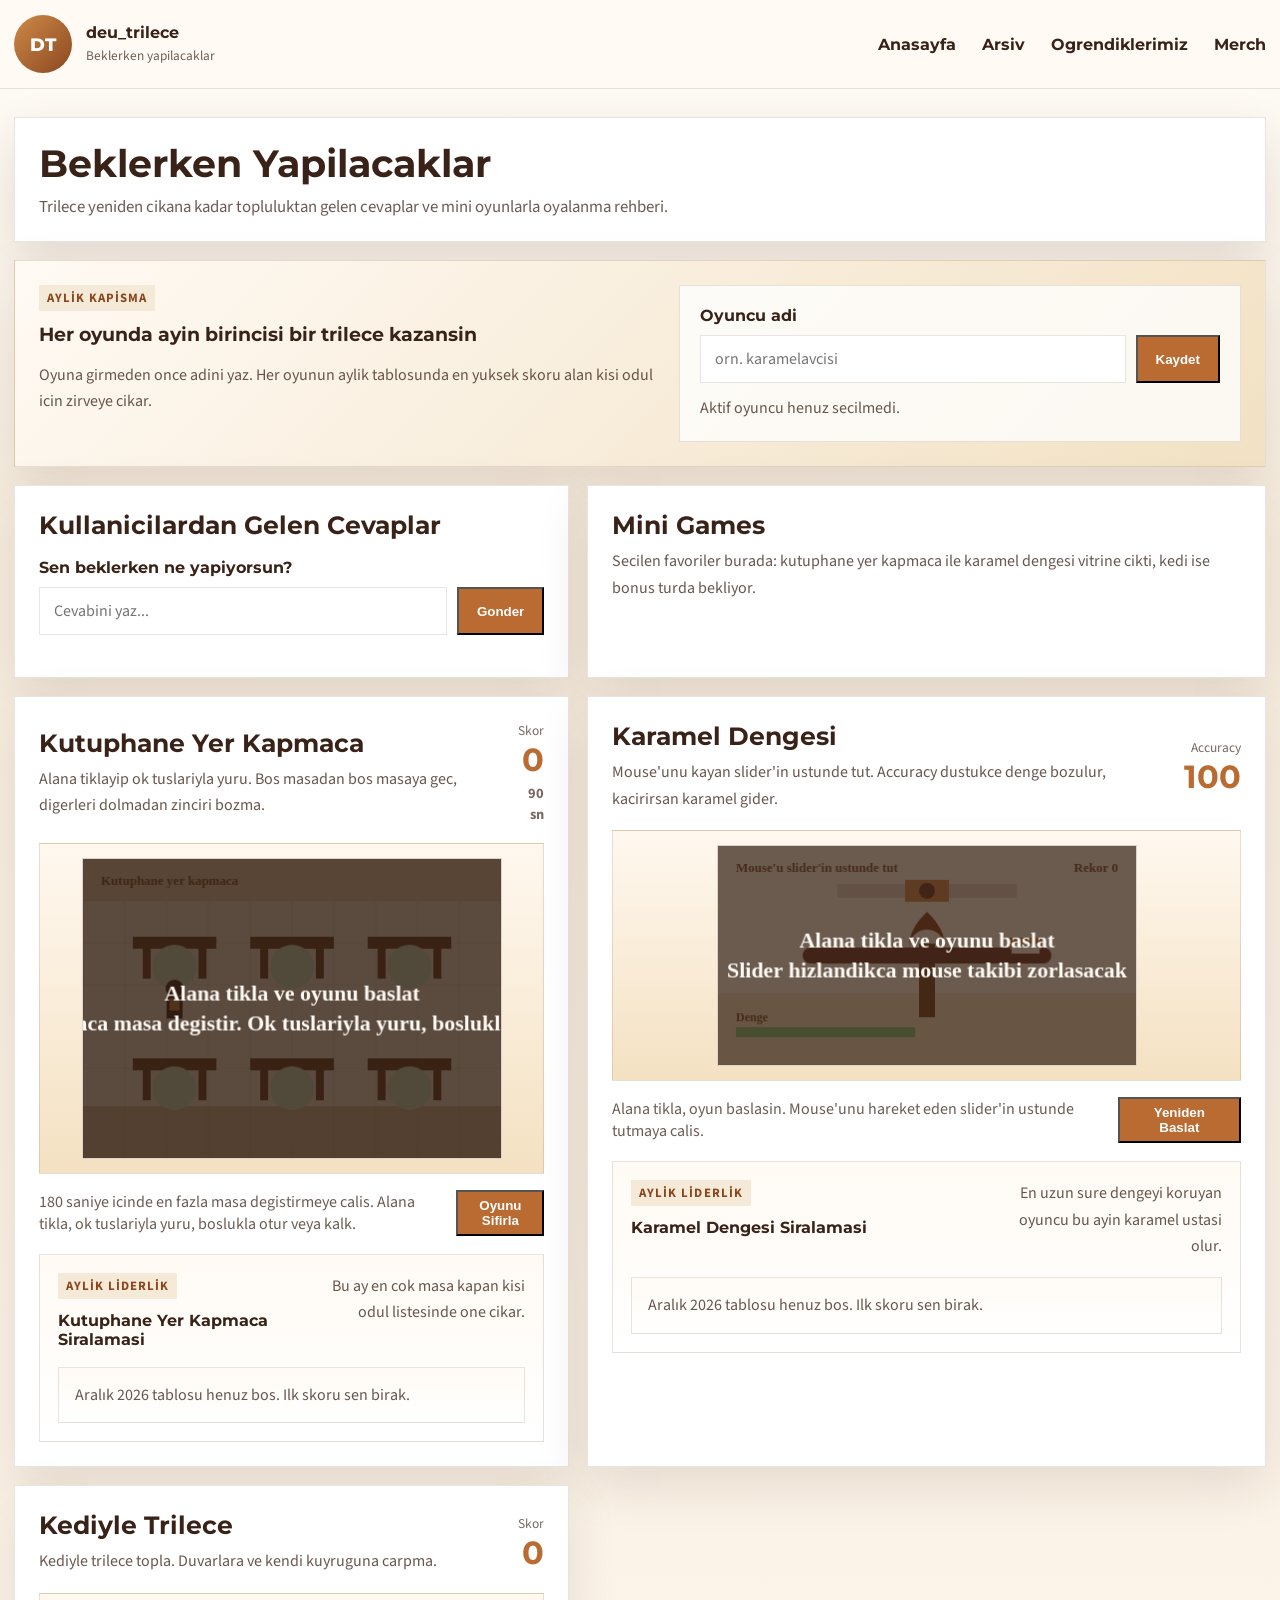
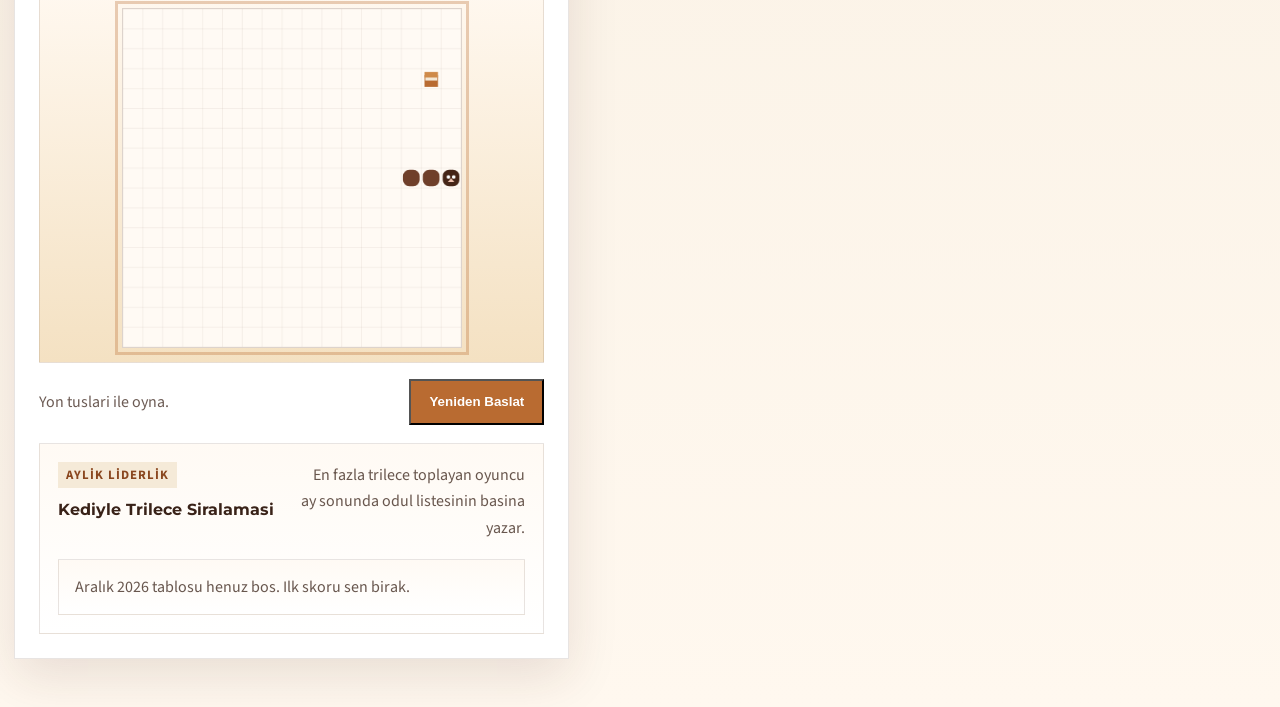
<file: beklerken-yapilacaklar.html>
<!DOCTYPE html>
<html lang="tr">
<head>
  <meta charset="UTF-8">
  <meta name="viewport" content="width=device-width, initial-scale=1.0">
  <title>Beklerken Yapilacaklar</title>
  <link rel="preconnect" href="https://fonts.googleapis.com">
  <link rel="preconnect" href="https://fonts.gstatic.com" crossorigin>
  <link href="https://fonts.googleapis.com/css2?family=Montserrat:wght@500;600;700;800&family=Source+Sans+3:wght@400;600;700&display=swap" rel="stylesheet">
  <link rel="stylesheet" href="styles.css">
</head>
<body>
  <div class="masthead">
    <div class="container masthead-inner">
      <a class="site-brand" href="index.html"><span class="brand-seal">dt</span><span class="brand-text"><strong>deu_trilece</strong><small>Beklerken yapilacaklar</small></span></a>
      <nav class="main-nav"><a href="index.html">Anasayfa</a><a href="archive.html">Arsiv</a><a href="bugun-trileceden-ne-ogrendim.html">Ogrendiklerimiz</a><a href="merch.html">Merch</a></nav>
    </div>
  </div>

  <main class="detail-page">
    <div class="container">
      <div class="section-heading">
        <h2>Beklerken Yapilacaklar</h2>
        <p>Trilece yeniden cikana kadar topluluktan gelen cevaplar ve mini oyunlarla oyalanma rehberi.</p>
      </div>

      <section class="leaderboard-intro">
        <div class="leaderboard-intro-copy">
          <span class="side-label">Aylik Kapisma</span>
          <h3>Her oyunda ayin birincisi bir trilece kazansin</h3>
          <p>Oyuna girmeden once adini yaz. Her oyunun aylik tablosunda en yuksek skoru alan kisi odul icin zirveye cikar.</p>
        </div>
        <form class="leaderboard-player-form" id="leaderboardPlayerForm">
          <label class="wait-label" for="leaderboardPlayerName">Oyuncu adi</label>
          <div class="wait-form-row">
            <input id="leaderboardPlayerName" class="wait-input" type="text" maxlength="24" placeholder="orn. karamelavcisi">
            <button class="hero-button game-button" type="submit">Kaydet</button>
          </div>
          <p class="leaderboard-player-status" id="leaderboardPlayerStatus">Aktif oyuncu henuz secilmedi.</p>
        </form>
      </section>

      <div class="wait-grid">
        <section class="wait-panel">
          <h3>Kullanicilardan Gelen Cevaplar</h3>
          <form class="wait-form" id="waitReplyForm">
            <label class="wait-label" for="waitReplyInput">Sen beklerken ne yapiyorsun?</label>
            <div class="wait-form-row">
              <input id="waitReplyInput" class="wait-input" type="text" maxlength="140" placeholder="Cevabini yaz...">
              <button class="hero-button game-button" type="submit">Gonder</button>
            </div>
          </form>
          <div class="wait-list" id="waitReplyList"></div>
        </section>

        <section class="wait-panel game-panel">
          <div class="game-head">
            <div>
              <h3>Mini Games</h3>
              <p>Secilen favoriler burada: kutuphane yer kapmaca ile karamel dengesi vitrine cikti, kedi ise bonus turda bekliyor.</p>
            </div>
          </div>
        </section>

        <section class="wait-panel game-panel">
          <div class="game-head">
            <div>
              <h3>Kutuphane Yer Kapmaca</h3>
              <p>Alana tiklayip ok tuslariyla yuru. Bos masadan bos masaya gec, digerleri dolmadan zinciri bozma.</p>
            </div>
            <div class="game-score">
              <span>Skor</span>
              <strong id="seatRushScore">0</strong>
              <small id="seatRushTime">90 sn</small>
            </div>
          </div>

          <div class="game-wrap">
            <canvas id="seatRushGame" width="420" height="300" aria-label="Kutuphane yer kapmaca oyunu" tabindex="0"></canvas>
          </div>

          <div class="game-help">
            <span>180 saniye icinde en fazla masa degistirmeye calis. Alana tikla, ok tuslariyla yuru, boslukla otur veya kalk.</span>
            <button class="hero-button game-button" id="seatRushRestart" type="button">Oyunu Sifirla</button>
          </div>

          <section class="leaderboard-card" data-leaderboard-game="seat-rush">
            <div class="leaderboard-card-head">
              <div>
                <span class="side-label">Aylik Liderlik</span>
                <h4>Kutuphane Yer Kapmaca Siralamasi</h4>
              </div>
              <p>Bu ay en cok masa kapan kisi odul listesinde one cikar.</p>
            </div>
            <ol class="leaderboard-list" id="seatRushLeaderboard"></ol>
          </section>
        </section>

        <section class="wait-panel game-panel">
          <div class="game-head">
            <div>
              <h3>Karamel Dengesi</h3>
              <p>Mouse'unu kayan slider'in ustunde tut. Accuracy dustukce denge bozulur, kacirirsan karamel gider.</p>
            </div>
            <div class="game-score">
              <span>Accuracy</span>
              <strong id="caramelBalanceScore">0</strong>
            </div>
          </div>

          <div class="game-wrap">
            <canvas id="caramelBalanceGame" width="420" height="220" aria-label="Karamel dengesi oyunu" tabindex="0"></canvas>
          </div>

          <div class="game-help">
            <span>Alana tikla, oyun baslasin. Mouse'unu hareket eden slider'in ustunde tutmaya calis.</span>
            <button class="hero-button game-button" id="caramelBalanceRestart" type="button">Yeniden Baslat</button>
          </div>

          <section class="leaderboard-card" data-leaderboard-game="caramel-balance">
            <div class="leaderboard-card-head">
              <div>
                <span class="side-label">Aylik Liderlik</span>
                <h4>Karamel Dengesi Siralamasi</h4>
              </div>
              <p>En uzun sure dengeyi koruyan oyuncu bu ayin karamel ustasi olur.</p>
            </div>
            <ol class="leaderboard-list" id="caramelBalanceLeaderboard"></ol>
          </section>
        </section>

        <section class="wait-panel game-panel">
          <div class="game-head">
            <div>
              <h3>Kediyle Trilece</h3>
              <p>Kediyle trilece topla. Duvarlara ve kendi kuyruguna carpma.</p>
            </div>
            <div class="game-score">
              <span>Skor</span>
              <strong id="catSnakeScore">0</strong>
            </div>
          </div>

          <div class="game-wrap">
            <canvas id="catSnakeGame" width="420" height="420" aria-label="Kedi yilan oyunu" tabindex="0"></canvas>
          </div>

          <div class="game-help">
            <span>Yon tuslari ile oyna.</span>
            <button class="hero-button game-button" id="catSnakeRestart" type="button">Yeniden Baslat</button>
          </div>

          <section class="leaderboard-card" data-leaderboard-game="cat-snake">
            <div class="leaderboard-card-head">
              <div>
                <span class="side-label">Aylik Liderlik</span>
                <h4>Kediyle Trilece Siralamasi</h4>
              </div>
              <p>En fazla trilece toplayan oyuncu ay sonunda odul listesinin basina yazar.</p>
            </div>
            <ol class="leaderboard-list" id="catSnakeLeaderboard"></ol>
          </section>
        </section>
      </div>
    </div>
  </main>

  <script src="script.js"></script>
</body>
</html>
</file>
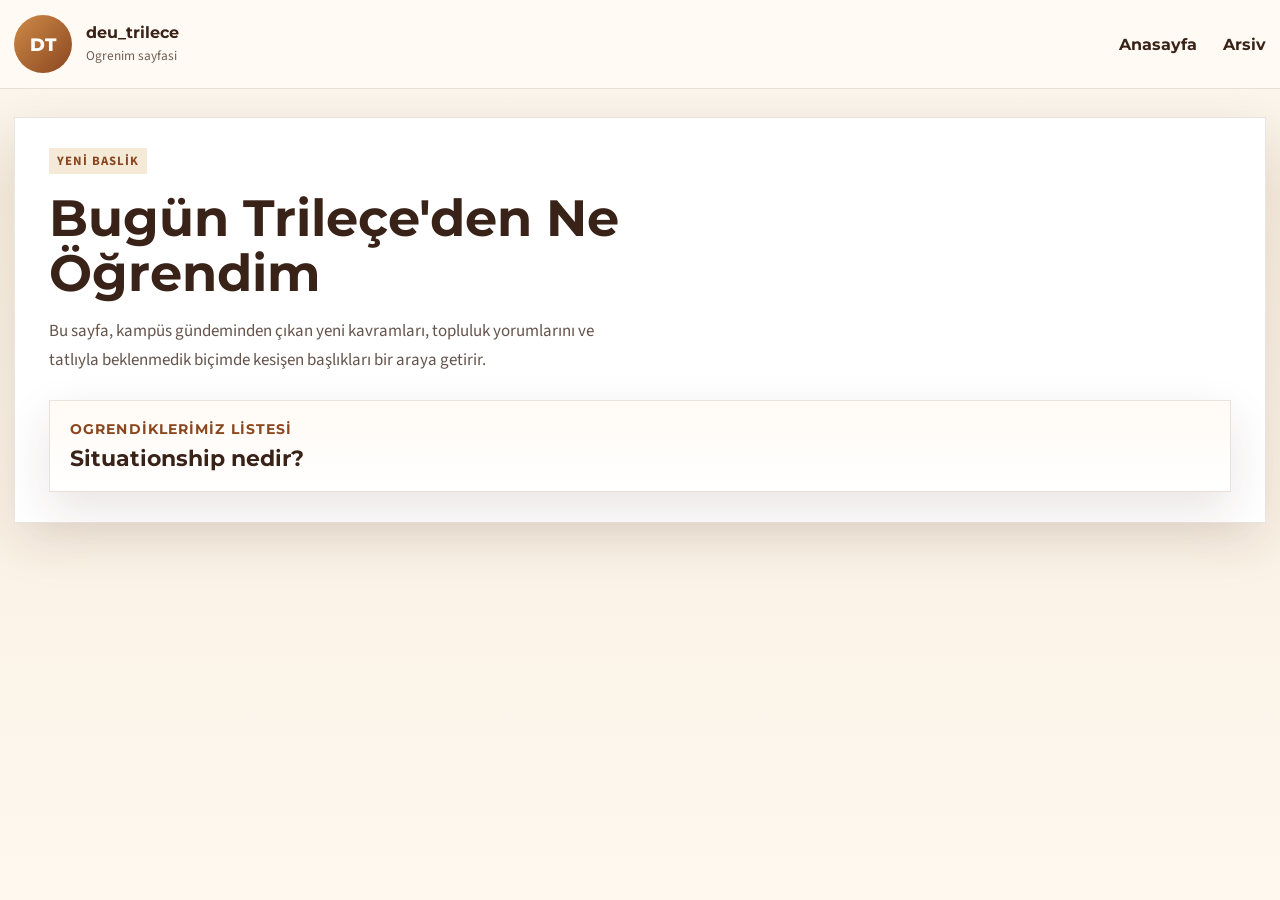
<file: bugun-trileceden-ne-ogrendim.html>
<!DOCTYPE html>
<html lang="tr">
<head>
  <meta charset="UTF-8">
  <meta name="viewport" content="width=device-width, initial-scale=1.0">
  <title>Bugün Trileçe'den Ne Öğrendim</title>
  <link rel="preconnect" href="https://fonts.googleapis.com">
  <link rel="preconnect" href="https://fonts.gstatic.com" crossorigin>
  <link href="https://fonts.googleapis.com/css2?family=Montserrat:wght@500;600;700;800&family=Source+Sans+3:wght@400;600;700&display=swap" rel="stylesheet">
  <link rel="stylesheet" href="styles.css">
</head>
<body>
  <div class="masthead">
    <div class="container masthead-inner">
      <a class="site-brand" href="index.html"><span class="brand-seal">dt</span><span class="brand-text"><strong>deu_trilece</strong><small>Ogrenim sayfasi</small></span></a>
      <nav class="main-nav"><a href="index.html">Anasayfa</a><a href="archive.html">Arsiv</a></nav>
    </div>
  </div>
  <main class="detail-page">
    <div class="container detail-card">
      <span class="news-date">Yeni Baslik</span>
      <h1>Bugün Trileçe'den Ne Öğrendim</h1>
      <p>Bu sayfa, kampüs gündeminden çıkan yeni kavramları, topluluk yorumlarını ve tatlıyla beklenmedik biçimde kesişen başlıkları bir araya getirir.</p>
      <div class="learn-list">
        <a class="learn-item" href="situationship-nedir.html">
          <strong>Ogrendiklerimiz Listesi</strong>
          <span>Situationship nedir?</span>
        </a>
      </div>
    </div>
  </main>
</body>
</html>
</file>
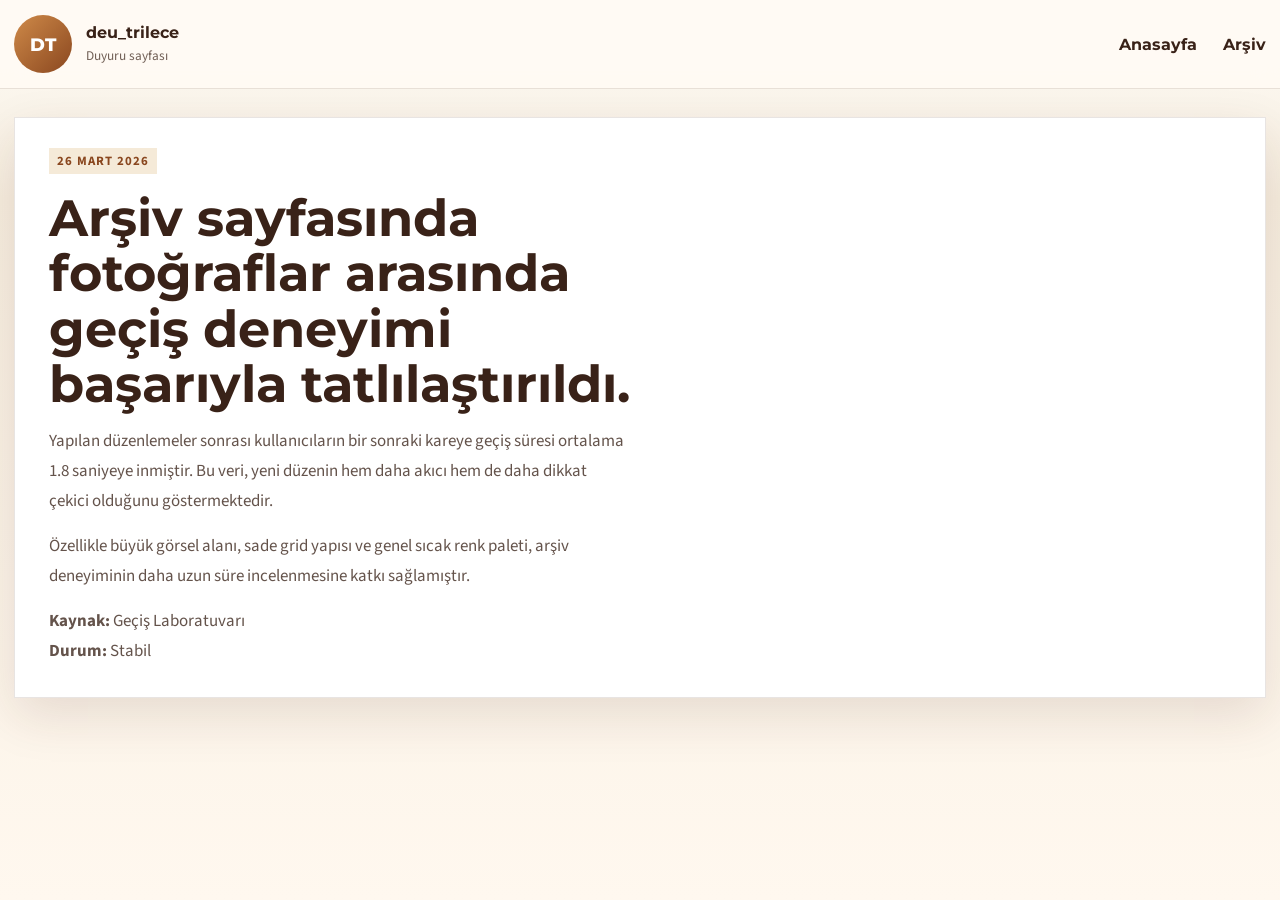
<file: duyuru-arsiv-deneyimi.html>
<!DOCTYPE html>
<html lang="tr">
<head>
  <meta charset="UTF-8">
  <meta name="viewport" content="width=device-width, initial-scale=1.0">
  <title>Duyuru | Arşiv Deneyimi Güncellemesi</title>
  <link rel="preconnect" href="https://fonts.googleapis.com">
  <link rel="preconnect" href="https://fonts.gstatic.com" crossorigin>
  <link href="https://fonts.googleapis.com/css2?family=Montserrat:wght@500;600;700;800&family=Source+Sans+3:wght@400;600;700&display=swap" rel="stylesheet">
  <link rel="stylesheet" href="styles.css">
</head>
<body>
  <div class="masthead">
    <div class="container masthead-inner">
      <a class="site-brand" href="index.html"><span class="brand-seal">dt</span><span class="brand-text"><strong>deu_trilece</strong><small>Duyuru sayfası</small></span></a>
      <nav class="main-nav"><a href="index.html">Anasayfa</a><a href="archive.html">Arşiv</a></nav>
    </div>
  </div>
  <main class="detail-page">
    <div class="container detail-card">
      <span class="news-date">26 Mart 2026</span>
      <h1>Arşiv sayfasında fotoğraflar arasında geçiş deneyimi başarıyla tatlılaştırıldı.</h1>
      <p>Yapılan düzenlemeler sonrası kullanıcıların bir sonraki kareye geçiş süresi ortalama 1.8 saniyeye inmiştir. Bu veri, yeni düzenin hem daha akıcı hem de daha dikkat çekici olduğunu göstermektedir.</p>
      <p>Özellikle büyük görsel alanı, sade grid yapısı ve genel sıcak renk paleti, arşiv deneyiminin daha uzun süre incelenmesine katkı sağlamıştır.</p>
      <p><strong>Kaynak:</strong> Geçiş Laboratuvarı<br><strong>Durum:</strong> Stabil</p>
    </div>
  </main>
</body>
</html>
</file>
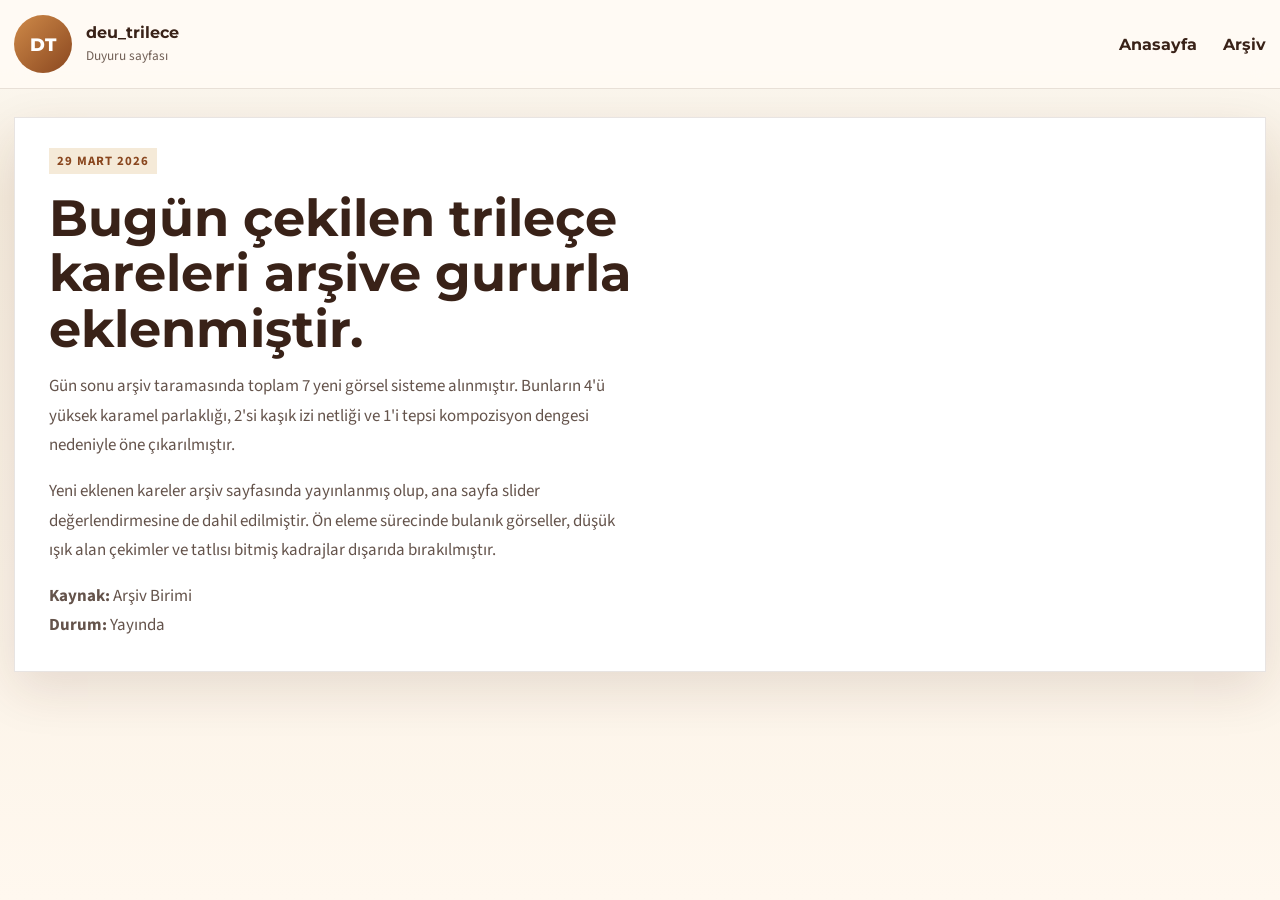
<file: duyuru-arsiv-kareleri.html>
<!DOCTYPE html>
<html lang="tr">
<head>
  <meta charset="UTF-8">
  <meta name="viewport" content="width=device-width, initial-scale=1.0">
  <title>Duyuru | Arşive Yeni Kareler Eklendi</title>
  <link rel="preconnect" href="https://fonts.googleapis.com">
  <link rel="preconnect" href="https://fonts.gstatic.com" crossorigin>
  <link href="https://fonts.googleapis.com/css2?family=Montserrat:wght@500;600;700;800&family=Source+Sans+3:wght@400;600;700&display=swap" rel="stylesheet">
  <link rel="stylesheet" href="styles.css">
</head>
<body>
  <div class="masthead">
    <div class="container masthead-inner">
      <a class="site-brand" href="index.html"><span class="brand-seal">dt</span><span class="brand-text"><strong>deu_trilece</strong><small>Duyuru sayfası</small></span></a>
      <nav class="main-nav"><a href="index.html">Anasayfa</a><a href="archive.html">Arşiv</a></nav>
    </div>
  </div>
  <main class="detail-page">
    <div class="container detail-card">
      <span class="news-date">29 Mart 2026</span>
      <h1>Bugün çekilen trileçe kareleri arşive gururla eklenmiştir.</h1>
      <p>Gün sonu arşiv taramasında toplam 7 yeni görsel sisteme alınmıştır. Bunların 4'ü yüksek karamel parlaklığı, 2'si kaşık izi netliği ve 1'i tepsi kompozisyon dengesi nedeniyle öne çıkarılmıştır.</p>
      <p>Yeni eklenen kareler arşiv sayfasında yayınlanmış olup, ana sayfa slider değerlendirmesine de dahil edilmiştir. Ön eleme sürecinde bulanık görseller, düşük ışık alan çekimler ve tatlısı bitmiş kadrajlar dışarıda bırakılmıştır.</p>
      <p><strong>Kaynak:</strong> Arşiv Birimi<br><strong>Durum:</strong> Yayında</p>
    </div>
  </main>
</body>
</html>
</file>
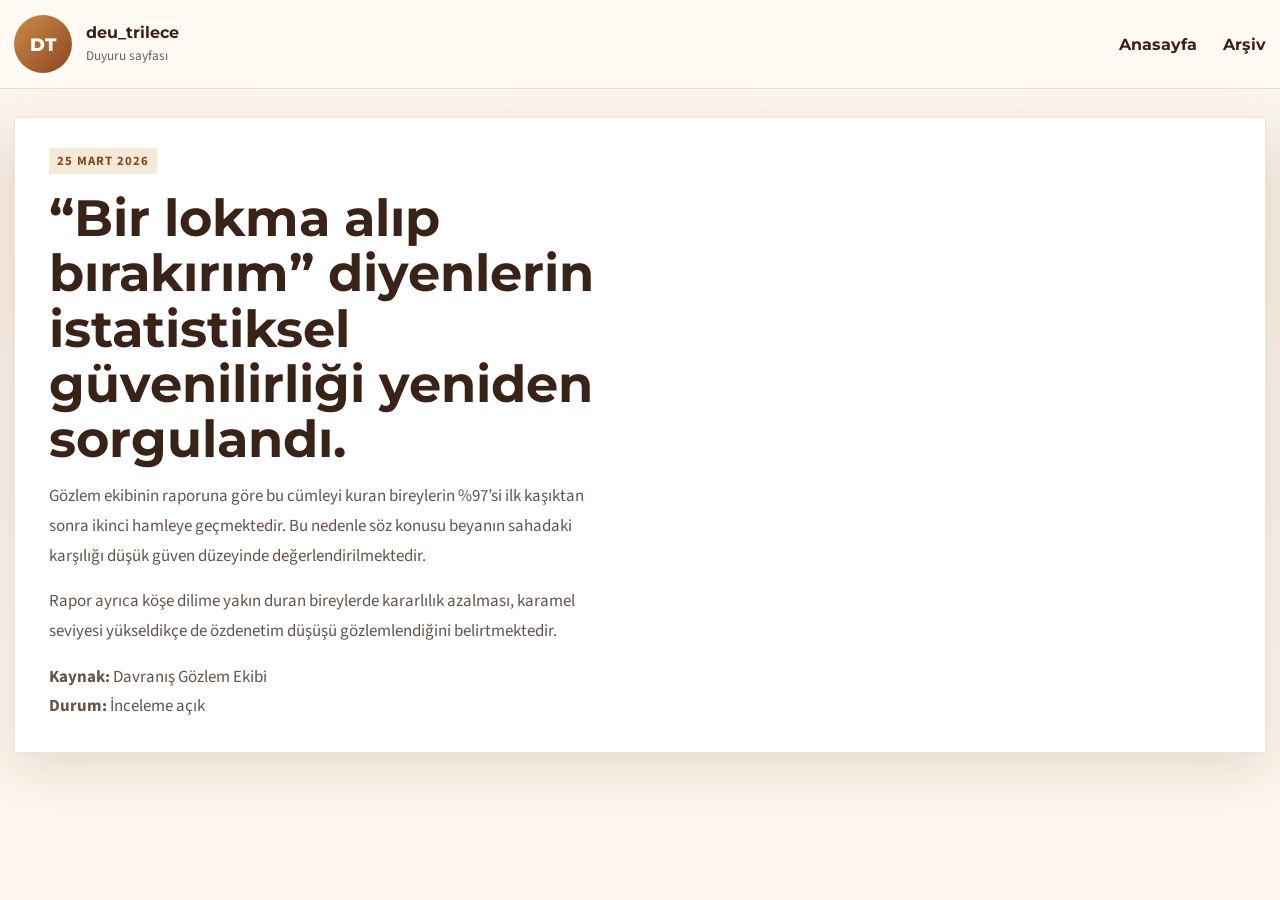
<file: duyuru-bir-lokma-raporu.html>
<!DOCTYPE html>
<html lang="tr">
<head>
  <meta charset="UTF-8">
  <meta name="viewport" content="width=device-width, initial-scale=1.0">
  <title>Duyuru | Bir Lokma Raporu</title>
  <link rel="preconnect" href="https://fonts.googleapis.com">
  <link rel="preconnect" href="https://fonts.gstatic.com" crossorigin>
  <link href="https://fonts.googleapis.com/css2?family=Montserrat:wght@500;600;700;800&family=Source+Sans+3:wght@400;600;700&display=swap" rel="stylesheet">
  <link rel="stylesheet" href="styles.css">
</head>
<body>
  <div class="masthead">
    <div class="container masthead-inner">
      <a class="site-brand" href="index.html"><span class="brand-seal">dt</span><span class="brand-text"><strong>deu_trilece</strong><small>Duyuru sayfası</small></span></a>
      <nav class="main-nav"><a href="index.html">Anasayfa</a><a href="archive.html">Arşiv</a></nav>
    </div>
  </div>
  <main class="detail-page">
    <div class="container detail-card">
      <span class="news-date">25 Mart 2026</span>
      <h1>“Bir lokma alıp bırakırım” diyenlerin istatistiksel güvenilirliği yeniden sorgulandı.</h1>
      <p>Gözlem ekibinin raporuna göre bu cümleyi kuran bireylerin %97’si ilk kaşıktan sonra ikinci hamleye geçmektedir. Bu nedenle söz konusu beyanın sahadaki karşılığı düşük güven düzeyinde değerlendirilmektedir.</p>
      <p>Rapor ayrıca köşe dilime yakın duran bireylerde kararlılık azalması, karamel seviyesi yükseldikçe de özdenetim düşüşü gözlemlendiğini belirtmektedir.</p>
      <p><strong>Kaynak:</strong> Davranış Gözlem Ekibi<br><strong>Durum:</strong> İnceleme açık</p>
    </div>
  </main>
</body>
</html>
</file>
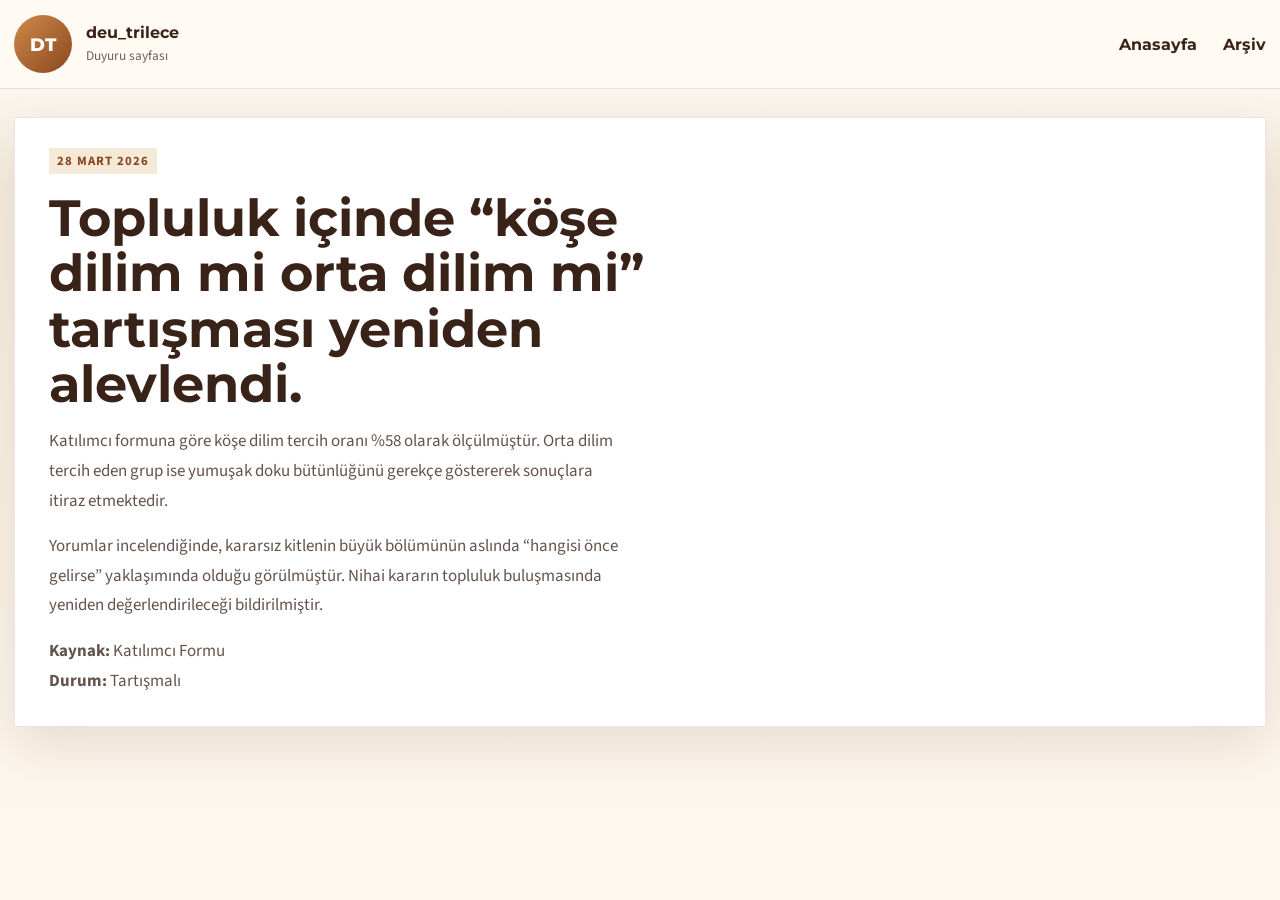
<file: duyuru-kose-dilim-anketi.html>
<!DOCTYPE html>
<html lang="tr">
<head>
  <meta charset="UTF-8">
  <meta name="viewport" content="width=device-width, initial-scale=1.0">
  <title>Duyuru | Köşe Dilim Anketi</title>
  <link rel="preconnect" href="https://fonts.googleapis.com">
  <link rel="preconnect" href="https://fonts.gstatic.com" crossorigin>
  <link href="https://fonts.googleapis.com/css2?family=Montserrat:wght@500;600;700;800&family=Source+Sans+3:wght@400;600;700&display=swap" rel="stylesheet">
  <link rel="stylesheet" href="styles.css">
</head>
<body>
  <div class="masthead">
    <div class="container masthead-inner">
      <a class="site-brand" href="index.html"><span class="brand-seal">dt</span><span class="brand-text"><strong>deu_trilece</strong><small>Duyuru sayfası</small></span></a>
      <nav class="main-nav"><a href="index.html">Anasayfa</a><a href="archive.html">Arşiv</a></nav>
    </div>
  </div>
  <main class="detail-page">
    <div class="container detail-card">
      <span class="news-date">28 Mart 2026</span>
      <h1>Topluluk içinde “köşe dilim mi orta dilim mi” tartışması yeniden alevlendi.</h1>
      <p>Katılımcı formuna göre köşe dilim tercih oranı %58 olarak ölçülmüştür. Orta dilim tercih eden grup ise yumuşak doku bütünlüğünü gerekçe göstererek sonuçlara itiraz etmektedir.</p>
      <p>Yorumlar incelendiğinde, kararsız kitlenin büyük bölümünün aslında “hangisi önce gelirse” yaklaşımında olduğu görülmüştür. Nihai kararın topluluk buluşmasında yeniden değerlendirileceği bildirilmiştir.</p>
      <p><strong>Kaynak:</strong> Katılımcı Formu<br><strong>Durum:</strong> Tartışmalı</p>
    </div>
  </main>
</body>
</html>
</file>
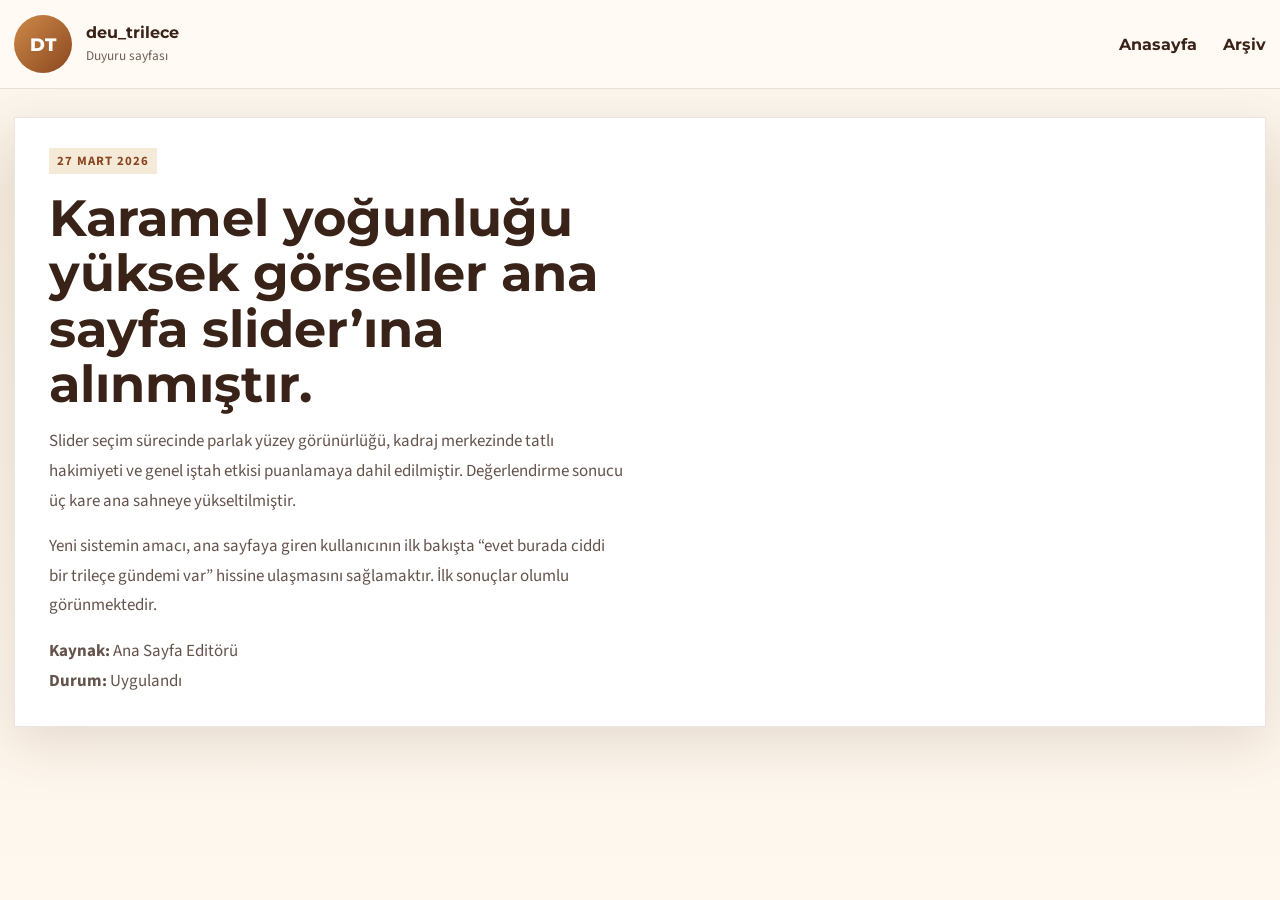
<file: duyuru-slider-guncellemesi.html>
<!DOCTYPE html>
<html lang="tr">
<head>
  <meta charset="UTF-8">
  <meta name="viewport" content="width=device-width, initial-scale=1.0">
  <title>Duyuru | Slider Güncellemesi</title>
  <link rel="preconnect" href="https://fonts.googleapis.com">
  <link rel="preconnect" href="https://fonts.gstatic.com" crossorigin>
  <link href="https://fonts.googleapis.com/css2?family=Montserrat:wght@500;600;700;800&family=Source+Sans+3:wght@400;600;700&display=swap" rel="stylesheet">
  <link rel="stylesheet" href="styles.css">
</head>
<body>
  <div class="masthead">
    <div class="container masthead-inner">
      <a class="site-brand" href="index.html"><span class="brand-seal">dt</span><span class="brand-text"><strong>deu_trilece</strong><small>Duyuru sayfası</small></span></a>
      <nav class="main-nav"><a href="index.html">Anasayfa</a><a href="archive.html">Arşiv</a></nav>
    </div>
  </div>
  <main class="detail-page">
    <div class="container detail-card">
      <span class="news-date">27 Mart 2026</span>
      <h1>Karamel yoğunluğu yüksek görseller ana sayfa slider’ına alınmıştır.</h1>
      <p>Slider seçim sürecinde parlak yüzey görünürlüğü, kadraj merkezinde tatlı hakimiyeti ve genel iştah etkisi puanlamaya dahil edilmiştir. Değerlendirme sonucu üç kare ana sahneye yükseltilmiştir.</p>
      <p>Yeni sistemin amacı, ana sayfaya giren kullanıcının ilk bakışta “evet burada ciddi bir trileçe gündemi var” hissine ulaşmasını sağlamaktır. İlk sonuçlar olumlu görünmektedir.</p>
      <p><strong>Kaynak:</strong> Ana Sayfa Editörü<br><strong>Durum:</strong> Uygulandı</p>
    </div>
  </main>
</body>
</html>
</file>
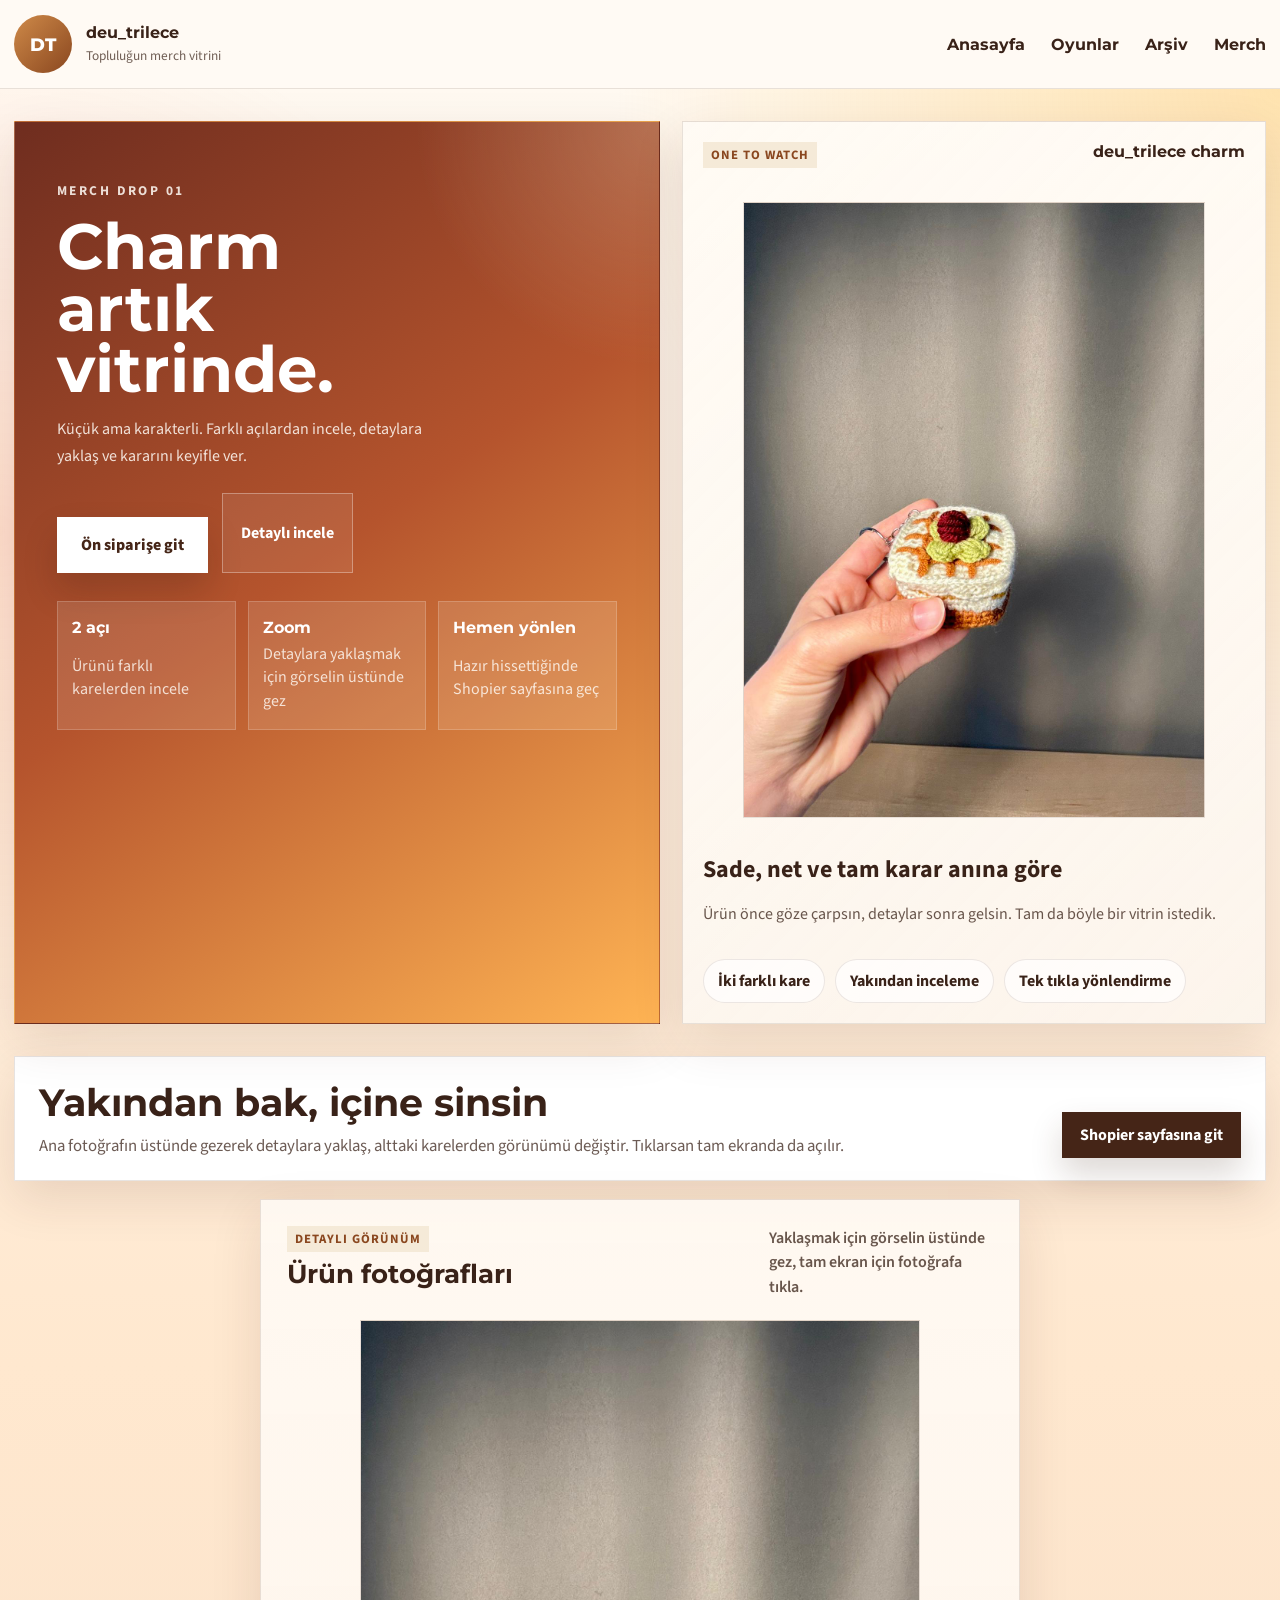
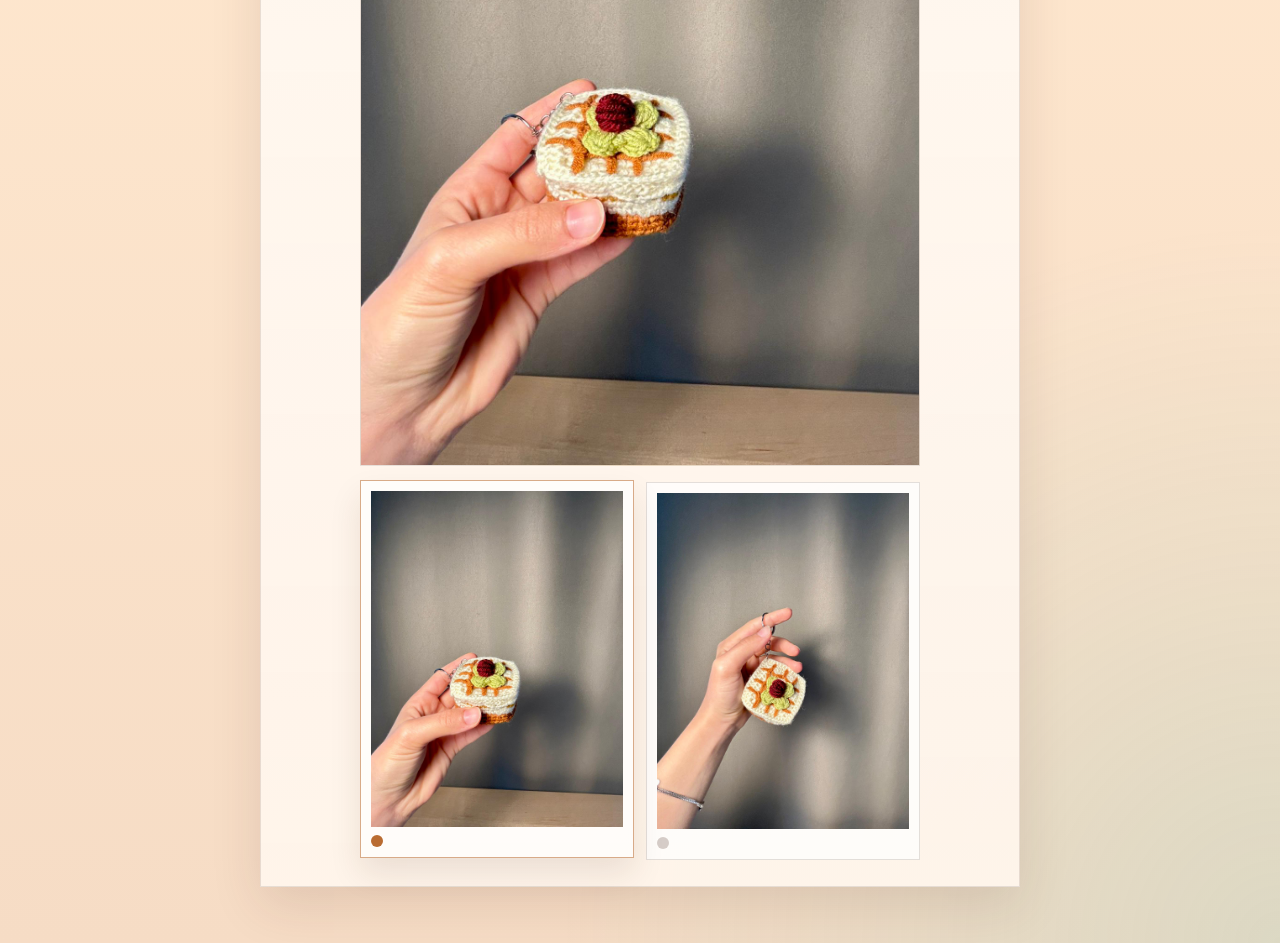
<file: merch.html>
<!DOCTYPE html>
<html lang="tr">
<head>
  <meta charset="UTF-8">
  <meta name="viewport" content="width=device-width, initial-scale=1.0">
  <title>deu_trilece | Merch</title>
  <meta
    name="description"
    content="deu_trilece merch sayfası. Charm ürününü yakından inceleyip ön sipariş için Shopier sayfasına geçebilirsiniz."
  >
  <link rel="preconnect" href="https://fonts.googleapis.com">
  <link rel="preconnect" href="https://fonts.gstatic.com" crossorigin>
  <link
    href="https://fonts.googleapis.com/css2?family=Montserrat:wght@500;600;700;800&family=Source+Sans+3:wght@400;600;700&display=swap"
    rel="stylesheet"
  >
  <link rel="stylesheet" href="styles.css">
</head>
<body>
  <div class="masthead">
    <div class="container masthead-inner">
      <a class="site-brand" href="index.html">
        <span class="brand-seal">dt</span>
        <span class="brand-text">
          <strong>deu_trilece</strong>
          <small>Topluluğun merch vitrini</small>
        </span>
      </a>

      <nav class="main-nav" aria-label="Merch Menüsü">
        <a href="index.html">Anasayfa</a>
        <a href="beklerken-yapilacaklar.html">Oyunlar</a>
        <a href="archive.html">Arşiv</a>
        <a href="merch.html">Merch</a>
      </nav>
    </div>
  </div>

  <main class="merch-page">
    <section class="merch-hero">
      <div class="container merch-hero-grid">
        <div class="merch-hero-copy">
          <p class="hero-kicker">Merch Drop 01</p>
          <h1>Charm artık vitrinde.</h1>
          <p>
            Küçük ama karakterli. Farklı açılardan incele, detaylara yaklaş ve
            kararını keyifle ver.
          </p>
          <div class="merch-hero-actions">
            <a
              class="hero-button merch-primary-button"
              href="https://www.shopier.com/yagmur_in_the_studio/46063569"
              target="_blank"
              rel="noreferrer"
            >
              Ön siparişe git
            </a>
            <a class="merch-secondary-link" href="#merchShowcase">Detaylı incele</a>
          </div>

          <div class="merch-promise-row" aria-label="Ürün avantajları">
            <article class="merch-promise-pill">
              <strong>2 açı</strong>
              <span>Ürünü farklı karelerden incele</span>
            </article>
            <article class="merch-promise-pill">
              <strong>Zoom</strong>
              <span>Detaylara yaklaşmak için görselin üstünde gez</span>
            </article>
            <article class="merch-promise-pill">
              <strong>Hemen yönlen</strong>
              <span>Hazır hissettiğinde Shopier sayfasına geç</span>
            </article>
          </div>
        </div>

        <div class="merch-preview-card merch-spotlight-card">
          <div class="merch-spotlight-head">
            <span class="side-label">One to watch</span>
            <strong>deu_trilece charm</strong>
          </div>

          <figure class="merch-spotlight-image">
            <img
              src="merch_photo/charm_1.jpeg"
              alt="deu_trilece charm ürününün birinci açıdan çekilmiş fotoğrafı"
            >
          </figure>

          <div class="merch-spotlight-copy">
            <h3>Sade, net ve tam karar anına göre</h3>
            <p>
              Ürün önce göze çarpsın, detaylar sonra gelsin. Tam da böyle bir
              vitrin istedik.
            </p>
          </div>

          <div class="merch-mini-stats" aria-label="Hızlı bilgiler">
            <span>İki farklı kare</span>
            <span>Yakından inceleme</span>
            <span>Tek tıkla yönlendirme</span>
          </div>
        </div>
      </div>
    </section>

    <section class="merch-showcase" id="merchShowcase">
      <div class="container merch-detail-shell">
        <div class="section-heading merch-heading-row">
          <div>
            <h2>Yakından bak, içine sinsin</h2>
            <p>
              Ana fotoğrafın üstünde gezerek detaylara yaklaş, alttaki karelerden
              görünümü değiştir. Tıklarsan tam ekranda da açılır.
            </p>
          </div>
          <a
            class="hero-button merch-order-button merch-order-button-top"
            href="https://www.shopier.com/yagmur_in_the_studio/46063569"
            target="_blank"
            rel="noreferrer"
          >
            Shopier sayfasına git
          </a>
        </div>

        <div class="merch-detail-grid">
          <section class="merch-viewer-card" aria-labelledby="merchViewerTitle">
            <div class="merch-viewer-head">
              <div>
                <span class="side-label">Detaylı görünüm</span>
                <h3 id="merchViewerTitle">Ürün fotoğrafları</h3>
              </div>
              <p class="merch-zoom-note">Yaklaşmak için görselin üstünde gez, tam ekran için fotoğrafa tıkla.</p>
            </div>

            <div class="merch-zoom-stage" id="merchZoomStage">
              <img
                id="merchMainImage"
                src="merch_photo/charm_1.jpeg"
                alt="deu_trilece charm ürününün birinci açıdan çekilmiş fotoğrafı"
                data-lightboxable
              >
            </div>

            <div class="merch-thumb-grid" role="list" aria-label="Charm fotoğraf seçenekleri">
              <button
                class="merch-thumb is-active"
                type="button"
                data-merch-thumb
                data-image-src="merch_photo/charm_1.jpeg"
                data-image-alt="deu_trilece charm ürününün birinci açıdan çekilmiş fotoğrafı"
                aria-label="Birinci fotoğrafı göster"
              >
                <img src="merch_photo/charm_1.jpeg" alt="Charm birinci açı önizleme">
                <span aria-hidden="true"></span>
              </button>

              <button
                class="merch-thumb"
                type="button"
                data-merch-thumb
                data-image-src="merch_photo/charm_2.jpeg"
                data-image-alt="deu_trilece charm ürününün ikinci açıdan çekilmiş fotoğrafı"
                aria-label="İkinci fotoğrafı göster"
              >
                <img src="merch_photo/charm_2.jpeg" alt="Charm ikinci açı önizleme">
                <span aria-hidden="true"></span>
              </button>
            </div>
          </section>
        </div>
      </div>
    </section>
  </main>

  <dialog class="image-lightbox" id="imageLightbox">
    <button class="image-lightbox-close" id="imageLightboxClose" type="button" aria-label="Kapat">&times;</button>
    <img id="imageLightboxImg" alt="">
  </dialog>

  <script src="script.js"></script>
</body>
</html>
</file>
<file: styles.css>
:root {
  --cream-50: #fffaf4;
  --cream-100: #f5ead8;
  --cream-200: #ead7b2;
  --caramel-400: #cf8a49;
  --caramel-500: #b96b31;
  --caramel-700: #8a471f;
  --syrup-900: #452517;
  --ink: #392218;
  --white: #ffffff;
  --line: rgba(69, 37, 23, 0.12);
  --shadow: 0 18px 48px rgba(73, 37, 23, 0.12);
}

* {
  box-sizing: border-box;
}

html {
  scroll-behavior: smooth;
}

body {
  margin: 0;
  min-height: 100vh;
  font-family: "Source Sans 3", sans-serif;
  color: var(--ink);
  background:
    linear-gradient(180deg, #fffdf9 0%, #f6edde 22%, #fff8ef 100%);
}

a {
  color: inherit;
  text-decoration: none;
}

img {
  max-width: 100%;
  display: block;
}

.container {
  width: min(1400px, calc(100% - 28px));
  margin: 0 auto;
}

.utility-inner,
.utility-links,
.masthead-inner,
.main-nav,
.hero-grid,
.panel-head,
.content-grid,
.stats-grid,
.contact-grid,
.footer-grid {
  display: flex;
}

.masthead-inner,
.panel-head,
.contact-grid {
  align-items: center;
  justify-content: space-between;
}

.main-nav a:hover,
.panel-head a:hover,
.site-footer a:hover {
  color: var(--caramel-400);
}

.masthead {
  position: sticky;
  top: 0;
  z-index: 30;
  background: rgba(255, 250, 244, 0.94);
  border-bottom: 1px solid var(--line);
  backdrop-filter: blur(12px);
}

.masthead-inner {
  min-height: 88px;
  gap: 18px;
}

.site-brand {
  display: flex;
  align-items: center;
  gap: 14px;
}

.brand-seal {
  display: inline-grid;
  place-items: center;
  width: 58px;
  height: 58px;
  border-radius: 50%;
  background: linear-gradient(135deg, var(--caramel-400), var(--caramel-700));
  color: var(--white);
  font-family: "Montserrat", sans-serif;
  font-size: 1.1rem;
  font-weight: 800;
  text-transform: uppercase;
}

.brand-text {
  display: grid;
  gap: 4px;
}

.brand-text strong,
.main-nav a,
.section-heading h2,
.panel-head h2,
.news-list h3,
.event-card h3,
.stats-grid strong,
.contact-band h2,
.site-footer h3,
.hero-overlay h1,
.hero-side-panel h2 {
  font-family: "Montserrat", sans-serif;
}

.brand-text small {
  color: rgba(57, 34, 24, 0.72);
}

.main-nav {
  flex-wrap: wrap;
  gap: 26px;
  font-weight: 700;
  align-items: center;
}

.brand-instagram {
  display: inline-flex;
  align-items: center;
  justify-content: center;
  min-height: 42px;
  padding: 0 14px;
  border: 1px solid var(--line);
  background: var(--white);
  font-weight: 700;
}

.nav-dropdown {
  position: relative;
}

.nav-dropdown-toggle {
  padding: 0;
  border: none;
  background: transparent;
  font: inherit;
  font-weight: 700;
  color: inherit;
  cursor: pointer;
}

.nav-dropdown-panel {
  position: absolute;
  top: calc(100% + 14px);
  right: 0;
  width: min(360px, 82vw);
  padding: 14px;
  display: grid;
  gap: 10px;
  background: var(--white);
  border: 1px solid var(--line);
  box-shadow: var(--shadow);
  opacity: 0;
  visibility: hidden;
  transform: translateY(8px);
  transition: opacity 180ms ease, transform 180ms ease, visibility 180ms ease;
}

.nav-dropdown:hover .nav-dropdown-panel,
.nav-dropdown:focus-within .nav-dropdown-panel {
  opacity: 1;
  visibility: visible;
  transform: translateY(0);
}

.dropdown-link {
  display: grid;
  gap: 6px;
  padding: 14px;
  background: linear-gradient(180deg, var(--cream-50), var(--white));
  border: 1px solid var(--line);
}

.dropdown-link strong {
  font-family: "Montserrat", sans-serif;
  font-size: 1rem;
}

.dropdown-link span {
  color: rgba(57, 34, 24, 0.72);
  line-height: 1.5;
}

.hero-zone {
  padding: 18px 0 0;
}

.hero-grid {
  align-items: stretch;
  gap: 18px;
}

.hero-slider {
  position: relative;
  flex: 1;
  min-height: 560px;
  overflow: hidden;
  background: var(--white);
  border: 1px solid var(--line);
  box-shadow: var(--shadow);
}

.hero-slide {
  position: absolute;
  inset: 0;
  opacity: 0;
  transition: opacity 420ms ease;
}

.hero-slide.is-active {
  opacity: 1;
  z-index: 1;
}

.hero-slide img {
  width: 100%;
  height: 100%;
  object-fit: cover;
}

.hero-overlay {
  position: absolute;
  left: 0;
  right: 0;
  bottom: 0;
  padding: 34px;
  color: var(--white);
  background: linear-gradient(180deg, transparent, rgba(28, 13, 8, 0.78));
}

.hero-kicker {
  margin: 0 0 10px;
  font-size: 0.84rem;
  font-weight: 700;
  text-transform: uppercase;
  letter-spacing: 0.18em;
  color: rgba(255, 250, 244, 0.8);
}

.hero-overlay h1 {
  max-width: 13ch;
  margin: 0;
  font-size: clamp(2.4rem, 4vw, 4.5rem);
  line-height: 1.04;
}

.hero-slide-news .hero-overlay {
  max-width: min(760px, 72%);
}

.hero-slide-news .hero-overlay h1 {
  max-width: 9.5ch;
  font-size: clamp(2rem, 3.8vw, 3.8rem);
  line-height: 0.98;
  text-wrap: balance;
}

.hero-slide-news .hero-overlay p {
  max-width: 42ch;
  font-size: 0.98rem;
}

.hero-overlay p {
  max-width: 54ch;
  margin: 12px 0 0;
  font-size: 1.05rem;
  color: rgba(255, 250, 244, 0.84);
}

.hero-button {
  display: inline-flex;
  align-items: center;
  justify-content: center;
  min-height: 46px;
  margin-top: 18px;
  padding: 0 18px;
  font-weight: 700;
  color: var(--white);
  background: var(--caramel-500);
}

.hero-dots {
  position: absolute;
  right: 22px;
  bottom: 24px;
  z-index: 2;
  display: flex;
  gap: 8px;
}

.hero-dots button {
  width: 12px;
  height: 12px;
  border: none;
  border-radius: 50%;
  background: rgba(255, 255, 255, 0.4);
  cursor: pointer;
}

.hero-dots button.is-active {
  background: var(--white);
}

.hero-side-panel {
  width: 320px;
  display: grid;
  gap: 18px;
}

.side-card {
  padding: 28px;
  background: var(--white);
  border: 1px solid var(--line);
  box-shadow: var(--shadow);
}

.side-label,
.news-date {
  display: inline-block;
  padding: 4px 8px;
  background: var(--cream-100);
  color: var(--caramel-700);
  font-size: 0.8rem;
  font-weight: 700;
  letter-spacing: 0.08em;
  text-transform: uppercase;
}

.side-card h2 {
  margin: 18px 0 0;
  font-size: 1.75rem;
  line-height: 1.15;
}

.accent-card {
  background: linear-gradient(180deg, var(--cream-50), var(--cream-100));
}

.accent-card ul {
  margin: 18px 0 0;
  padding-left: 18px;
  line-height: 1.7;
}

.counter-band,
.learn-feature,
.content-bands,
.data-band,
.stats-strip,
.contact-band {
  padding-top: 24px;
}

.counter-card {
  display: grid;
  grid-template-columns: minmax(0, 0.95fr) minmax(320px, 0.8fr);
  gap: 18px;
  padding: 30px;
  background: linear-gradient(135deg, var(--caramel-700), var(--caramel-400));
  color: var(--white);
  border: 1px solid rgba(69, 37, 23, 0.18);
  box-shadow: var(--shadow);
}

.counter-copy h2 {
  margin: 14px 0 0;
  font-family: "Montserrat", sans-serif;
  font-size: clamp(2.1rem, 4vw, 3.6rem);
  line-height: 1.08;
}

.counter-number-wrap {
  display: flex;
  align-items: end;
  gap: 12px;
  margin-top: 22px;
}

.counter-number-wrap strong {
  font-family: "Montserrat", sans-serif;
  font-size: clamp(4rem, 10vw, 7rem);
  line-height: 0.9;
}

.counter-number-wrap span {
  font-family: "Montserrat", sans-serif;
  font-size: 1.5rem;
  font-weight: 700;
  margin-bottom: 10px;
}

.counter-note {
  margin: 16px 0 0;
  color: rgba(255, 250, 244, 0.82);
  font-size: 1.05rem;
}

.counter-button {
  margin-top: 20px;
}

.counter-actions {
  display: flex;
  align-items: center;
  gap: 14px;
  flex-wrap: wrap;
  margin-top: 20px;
}

.counter-actions .counter-button {
  margin-top: 0;
}

.merch-button {
  background: linear-gradient(135deg, #9d4024, #d97e3b);
}

.counter-games-tag {
  display: inline-flex;
  align-items: center;
  min-height: 46px;
  padding: 0 18px;
  border-radius: 999px;
  background: linear-gradient(135deg, #ffe67b, #ff9e57, #ef5b6c);
  color: var(--syrup-900);
  font-family: "Montserrat", sans-serif;
  font-weight: 800;
  letter-spacing: 0.04em;
  text-transform: uppercase;
  box-shadow: 0 10px 24px rgba(69, 37, 23, 0.18);
}

.counter-quote {
  margin: 0;
  padding: 24px;
  align-self: stretch;
  display: grid;
  place-items: center;
  background: rgba(255, 250, 244, 0.14);
  border: 1px solid rgba(255, 250, 244, 0.16);
}

.counter-quote p {
  margin: 0;
  font-size: clamp(1.3rem, 2.4vw, 2rem);
  line-height: 1.6;
  text-align: left;
  color: rgba(255, 250, 244, 0.96);
}

.wait-grid {
  display: grid;
  grid-template-columns: minmax(0, 0.9fr) minmax(0, 1.1fr);
  gap: 18px;
  margin-top: 18px;
}

.leaderboard-intro {
  display: grid;
  grid-template-columns: minmax(0, 1.05fr) minmax(320px, 0.95fr);
  gap: 18px;
  align-items: start;
  margin-top: 18px;
  padding: 24px;
  background: linear-gradient(135deg, #fffaf4, #f2e1c3);
  border: 1px solid var(--line);
  box-shadow: var(--shadow);
}

.leaderboard-intro-copy h3,
.leaderboard-card h4,
.merch-chip-card h3,
.merch-teaser-card h3 {
  margin: 12px 0 0;
  font-family: "Montserrat", sans-serif;
}

.leaderboard-intro-copy p,
.leaderboard-card-head p,
.leaderboard-player-status,
.leaderboard-empty,
.leaderboard-meta,
.merch-hero-copy p,
.merch-chip-card p,
.merch-teaser-card p {
  color: rgba(57, 34, 24, 0.76);
  line-height: 1.65;
}

.leaderboard-player-form {
  padding: 20px;
  background: rgba(255, 255, 255, 0.78);
  border: 1px solid var(--line);
}

.leaderboard-player-status {
  margin: 12px 0 0;
}

.wait-panel {
  padding: 24px;
  background: var(--white);
  border: 1px solid var(--line);
  box-shadow: var(--shadow);
}

.wait-panel h3,
.game-head h3 {
  margin: 0;
  font-family: "Montserrat", sans-serif;
  font-size: 1.55rem;
}

.wait-list {
  display: grid;
  gap: 14px;
  margin-top: 18px;
}

.wait-form {
  margin-top: 18px;
}

.wait-label {
  display: block;
  margin-bottom: 10px;
  font-family: "Montserrat", sans-serif;
  font-weight: 700;
}

.wait-form-row {
  display: flex;
  gap: 10px;
  flex-wrap: wrap;
}

.wait-input {
  flex: 1;
  min-height: 48px;
  padding: 0 14px;
  border: 1px solid var(--line);
  font: inherit;
}


.wait-list article {
  padding: 16px;
  background: linear-gradient(180deg, var(--cream-50), var(--white));
  border: 1px solid var(--line);
}

.wait-list strong {
  display: block;
  font-family: "Montserrat", sans-serif;
}

.wait-list p,
.game-head p {
  margin: 8px 0 0;
  color: rgba(57, 34, 24, 0.76);
  line-height: 1.65;
}

.game-head,
.game-help {
  display: flex;
  align-items: center;
  justify-content: space-between;
  gap: 16px;
}

.game-score {
  text-align: right;
}

.game-score span {
  display: block;
  font-size: 0.84rem;
  color: rgba(57, 34, 24, 0.68);
}

.game-score strong {
  font-family: "Montserrat", sans-serif;
  font-size: 2rem;
  color: var(--caramel-500);
}

.game-score small {
  display: block;
  margin-top: 4px;
  font-size: 0.9rem;
  font-weight: 700;
  color: rgba(57, 34, 24, 0.68);
}

.game-wrap {
  margin-top: 18px;
  padding: 14px;
  background: linear-gradient(180deg, #fff8ef, #f4e1c2);
  border: 1px solid var(--line);
}

#catSnakeGame {
  width: 100%;
  max-width: 340px;
  aspect-ratio: 1 / 1;
  display: block;
  margin: 0 auto;
  background: #fffaf4;
  border: 1px solid rgba(69, 37, 23, 0.18);
  touch-action: none;
}

#catSnakeGame:focus,
#seatRushGame:focus,
#caramelBalanceGame:focus {
  outline: 3px solid rgba(185, 107, 49, 0.32);
  outline-offset: 4px;
}

.game-help {
  margin-top: 16px;
}

.game-help span {
  color: rgba(57, 34, 24, 0.74);
}

.game-button {
  margin-top: 0;
}

.leaderboard-card {
  margin-top: 18px;
  padding: 18px;
  background: linear-gradient(180deg, #fffaf4, #fff);
  border: 1px solid var(--line);
}

.leaderboard-card-head {
  display: flex;
  align-items: start;
  justify-content: space-between;
  gap: 16px;
}

.leaderboard-card-head p {
  max-width: 28ch;
  margin: 0;
  text-align: right;
}

.leaderboard-list {
  margin: 18px 0 0;
  padding: 0;
  list-style: none;
  display: grid;
  gap: 10px;
}

.leaderboard-list li {
  display: grid;
  grid-template-columns: auto minmax(0, 1fr) auto;
  gap: 14px;
  align-items: center;
  padding: 14px 16px;
  background: linear-gradient(180deg, var(--cream-50), var(--white));
  border: 1px solid var(--line);
}

.leaderboard-rank {
  display: inline-grid;
  place-items: center;
  width: 34px;
  height: 34px;
  border-radius: 50%;
  background: linear-gradient(135deg, var(--caramel-400), var(--caramel-700));
  color: var(--white);
  font-family: "Montserrat", sans-serif;
  font-weight: 800;
}

.leaderboard-name {
  font-family: "Montserrat", sans-serif;
  font-weight: 700;
}

.leaderboard-meta {
  display: block;
  font-size: 0.92rem;
}

.leaderboard-score {
  font-family: "Montserrat", sans-serif;
  font-size: 1.1rem;
  font-weight: 800;
  color: var(--caramel-500);
}

.leaderboard-empty {
  margin: 0;
  padding: 16px;
  background: linear-gradient(180deg, var(--cream-50), var(--white));
  border: 1px dashed rgba(69, 37, 23, 0.22);
}

.seat-rush-board {
  display: grid;
  grid-template-columns: repeat(3, minmax(0, 1fr));
  gap: 12px;
  margin-top: 18px;
}

.seat-rush-seat {
  min-height: 86px;
  border: 1px solid var(--line);
  background: linear-gradient(180deg, #f2e8d9, #e5d0ad);
  font: inherit;
  font-weight: 700;
  cursor: pointer;
}

.seat-rush-seat.is-open {
  background: linear-gradient(180deg, #d7f4d2, #9edc8d);
}

#caramelBalanceGame {
  width: 100%;
  max-width: 420px;
  display: block;
  margin: 0 auto;
  background: #fffaf4;
  border: 1px solid rgba(69, 37, 23, 0.18);
}

#seatRushGame {
  width: 100%;
  max-width: 420px;
  display: block;
  margin: 0 auto;
  background: #fffaf4;
  border: 1px solid rgba(69, 37, 23, 0.18);
}

.detail-page {
  padding: 28px 0 48px;
}

.merch-page {
  min-height: 100vh;
  background:
    radial-gradient(circle at top right, rgba(255, 198, 92, 0.44), transparent 24%),
    radial-gradient(circle at left 18%, rgba(255, 135, 102, 0.2), transparent 22%),
    radial-gradient(circle at bottom right, rgba(126, 201, 188, 0.22), transparent 26%),
    linear-gradient(180deg, #fff9f1 0%, #ffe8cf 52%, #f6dcc5 100%);
}

.merch-hero {
  padding: 32px 0 24px;
}

.merch-hero-grid {
  display: grid;
  grid-template-columns: minmax(0, 1.05fr) minmax(360px, 0.95fr);
  gap: 22px;
  align-items: stretch;
}

.merch-hero-copy,
.merch-preview-card,
.merch-viewer-card {
  border: 1px solid rgba(69, 37, 23, 0.12);
  box-shadow: var(--shadow);
}

.merch-hero-copy {
  position: relative;
  overflow: hidden;
  padding: 42px;
  background:
    radial-gradient(circle at top right, rgba(255, 245, 217, 0.24), transparent 22%),
    linear-gradient(145deg, #6f2d1f, #b5542d 48%, #ffb454 100%);
  color: var(--white);
}

.merch-hero-copy h1 {
  max-width: 9ch;
  margin: 14px 0 0;
  font-family: "Montserrat", sans-serif;
  font-size: clamp(2.6rem, 5vw, 4.8rem);
  line-height: 0.96;
}

.merch-hero-copy p {
  max-width: 48ch;
  margin: 16px 0 0;
  color: rgba(255, 250, 244, 0.86);
}

.merch-hero-copy .hero-button {
  margin-top: 24px;
  background: var(--white);
  color: var(--syrup-900);
}

.merch-primary-button {
  min-height: 56px;
  padding: 0 24px;
  font-size: 1rem;
  font-weight: 800;
  box-shadow: 0 18px 34px rgba(39, 18, 11, 0.18);
}

.merch-hero-actions {
  display: flex;
  flex-wrap: wrap;
  gap: 14px;
  margin-top: 24px;
}

.merch-secondary-link {
  display: inline-flex;
  align-items: center;
  min-height: 48px;
  padding: 0 18px;
  border: 1px solid rgba(255, 255, 255, 0.32);
  color: var(--white);
  font-weight: 700;
  background: rgba(255, 255, 255, 0.08);
}

.merch-promise-row {
  display: grid;
  grid-template-columns: repeat(3, minmax(0, 1fr));
  gap: 12px;
  margin-top: 28px;
}

.merch-promise-pill {
  display: grid;
  gap: 6px;
  padding: 16px 14px;
  background: rgba(255, 251, 244, 0.12);
  border: 1px solid rgba(255, 255, 255, 0.18);
}

.merch-promise-pill strong {
  font-family: "Montserrat", sans-serif;
  font-size: 0.98rem;
}

.merch-promise-pill span {
  color: rgba(255, 250, 244, 0.82);
  line-height: 1.45;
}

.merch-preview-card {
  padding: 20px;
  background:
    linear-gradient(135deg, rgba(255, 252, 247, 0.88), rgba(255, 255, 255, 0.68)),
    linear-gradient(180deg, #fff0dc, #f7dec3);
  backdrop-filter: blur(10px);
}

.merch-spotlight-card {
  display: grid;
  gap: 18px;
  align-content: start;
}

.merch-spotlight-head,
.merch-viewer-head {
  display: flex;
  align-items: flex-start;
  justify-content: space-between;
  gap: 16px;
}

.merch-spotlight-head strong,
.merch-viewer-head h3 {
  font-family: "Montserrat", sans-serif;
}

.merch-spotlight-image {
  overflow: hidden;
  border: 1px solid rgba(69, 37, 23, 0.12);
  background: linear-gradient(180deg, #fffaf4, #f6eadf);
}

.merch-spotlight-image img {
  width: 100%;
  aspect-ratio: 3 / 4;
  object-fit: cover;
}

.merch-spotlight-copy h3 {
  margin: 0;
  font-size: 1.5rem;
}

.merch-spotlight-copy p,
.merch-zoom-note {
  color: rgba(57, 34, 24, 0.76);
}

.merch-mini-stats {
  display: flex;
  flex-wrap: wrap;
  gap: 10px;
}

.merch-mini-stats span {
  padding: 10px 14px;
  border-radius: 999px;
  background: rgba(255, 255, 255, 0.7);
  border: 1px solid rgba(69, 37, 23, 0.1);
  font-weight: 700;
}

.merch-showcase {
  padding: 8px 0 56px;
}

.merch-detail-shell {
  display: grid;
  gap: 18px;
}

.merch-heading-row {
  display: flex;
  align-items: end;
  justify-content: space-between;
  gap: 18px;
}

.merch-detail-grid {
  display: grid;
  grid-template-columns: minmax(0, 1fr);
  gap: 18px;
}

.merch-viewer-card {
  width: min(760px, 100%);
  margin: 0 auto;
  padding: 26px;
  background:
    linear-gradient(180deg, rgba(255, 250, 244, 0.9), rgba(255, 245, 235, 0.96));
}

.merch-viewer-head h3 {
  margin: 6px 0 0;
  font-size: 1.6rem;
}

.merch-zoom-note {
  max-width: 28ch;
  margin: 0;
  font-weight: 600;
  line-height: 1.55;
}

.merch-zoom-stage {
  --zoom-x: 50%;
  --zoom-y: 50%;
  position: relative;
  overflow: hidden;
  margin-top: 20px;
  max-width: 560px;
  margin-left: auto;
  margin-right: auto;
  border: 1px solid rgba(69, 37, 23, 0.12);
  background:
    radial-gradient(circle at top, rgba(255, 216, 152, 0.35), transparent 24%),
    linear-gradient(180deg, #fff9f3, #f7ebdf);
  cursor: zoom-in;
}

.merch-zoom-stage img {
  width: 100%;
  aspect-ratio: 3 / 4;
  object-fit: cover;
  transform-origin: var(--zoom-x) var(--zoom-y);
  transition: transform 160ms ease;
}

.merch-zoom-stage.is-zoomed img {
  transform: scale(2.15);
}

.merch-thumb-grid {
  display: grid;
  grid-template-columns: repeat(2, minmax(0, 1fr));
  gap: 12px;
  margin-top: 16px;
  max-width: 560px;
  margin-left: auto;
  margin-right: auto;
}

.merch-thumb {
  padding: 10px;
  border: 1px solid rgba(69, 37, 23, 0.14);
  background: rgba(255, 255, 255, 0.74);
  cursor: pointer;
  transition: transform 160ms ease, border-color 160ms ease, box-shadow 160ms ease;
}

.merch-thumb:hover,
.merch-thumb.is-active {
  transform: translateY(-2px);
  border-color: rgba(185, 107, 49, 0.56);
  box-shadow: 0 16px 30px rgba(73, 37, 23, 0.1);
}

.merch-thumb img {
  width: 100%;
  aspect-ratio: 3 / 4;
  object-fit: cover;
}

.merch-thumb span {
  display: block;
  margin-top: 8px;
  width: 12px;
  height: 12px;
  border-radius: 50%;
  background: rgba(69, 37, 23, 0.22);
}

.merch-thumb.is-active span {
  background: var(--caramel-500);
}

.merch-order-button {
  margin-top: 20px;
  white-space: nowrap;
}

.merch-order-button-top {
  margin-top: 0;
  background: var(--syrup-900);
  color: var(--white);
  box-shadow: 0 16px 32px rgba(69, 37, 23, 0.18);
}

.detail-top-image-wrap {
  margin-bottom: 18px;
}

.detail-top-image {
  width: 100%;
  height: min(56vh, 560px);
  object-fit: cover;
  object-position: center;
  border: 1px solid var(--line);
  box-shadow: var(--shadow);
}

.detail-card {
  padding: 30px 34px;
  background: var(--white);
  border: 1px solid var(--line);
  box-shadow: var(--shadow);
}

.detail-card-split {
  display: grid;
  grid-template-columns: minmax(0, 1.05fr) minmax(320px, 0.95fr);
  gap: 28px;
  align-items: start;
}

.detail-copy {
  min-width: 0;
}

.detail-media {
  min-width: 0;
}

.detail-card h1 {
  max-width: 18ch;
  margin: 16px 0 0;
  font-family: "Montserrat", sans-serif;
  font-size: clamp(2rem, 4vw, 3.3rem);
  line-height: 1.08;
}

.detail-card p {
  max-width: 72ch;
  margin: 16px 0 0;
  color: rgba(57, 34, 24, 0.78);
  font-size: 1.06rem;
  line-height: 1.75;
}

.learn-list {
  display: grid;
  gap: 14px;
  margin-top: 24px;
}

.learn-item {
  display: grid;
  gap: 8px;
  padding: 20px;
  background: linear-gradient(180deg, var(--cream-50), var(--white));
  border: 1px solid var(--line);
  box-shadow: var(--shadow);
}

.learn-item strong {
  font-family: "Montserrat", sans-serif;
  font-size: 0.86rem;
  text-transform: uppercase;
  letter-spacing: 0.08em;
  color: var(--caramel-700);
}

.learn-item span {
  font-family: "Montserrat", sans-serif;
  font-size: 1.35rem;
  font-weight: 700;
}

.drive-gallery {
  display: grid;
  grid-template-columns: repeat(3, minmax(0, 1fr));
  gap: 14px;
  margin-top: 22px;
}

.drive-shot {
  height: 300px;
  overflow: hidden;
  background: var(--white);
  border: 1px solid var(--line);
  box-shadow: var(--shadow);
}

.drive-shot img {
  width: 100%;
  height: 100%;
  object-fit: cover;
  object-position: center 24%;
  transform: scale(1.03);
  transform-origin: center;
  display: block;
}

.detail-hero-image {
  width: 100%;
  height: min(78vh, 760px);
  object-fit: cover;
  border: 1px solid var(--line);
  box-shadow: var(--shadow);
}

.detail-hero-image-cropped {
  object-position: left center;
}

.archive-hero {
  padding-top: 18px;
}

.archive-hero-inner {
  min-height: 280px;
  padding: 34px;
  border: 1px solid var(--line);
  background: linear-gradient(135deg, var(--caramel-700), var(--caramel-400));
  box-shadow: var(--shadow);
  color: var(--white);
}

.archive-hero-inner h1 {
  max-width: 12ch;
  margin: 10px 0 0;
  font-family: "Montserrat", sans-serif;
  font-size: clamp(2.4rem, 4vw, 4.4rem);
  line-height: 1.05;
}

.archive-hero-inner p:last-child {
  max-width: 58ch;
  margin: 12px 0 0;
  color: rgba(255, 250, 244, 0.84);
  font-size: 1.05rem;
  line-height: 1.7;
}

.archive-kicker {
  color: rgba(255, 250, 244, 0.76);
}

.archive-grid-section {
  padding-top: 24px;
}

.archive-grid {
  display: grid;
  grid-template-columns: repeat(4, minmax(0, 1fr));
  gap: 14px;
  margin-top: 14px;
}

.archive-card {
  overflow: hidden;
  background: var(--white);
  border: 1px solid var(--line);
  box-shadow: var(--shadow);
  cursor: pointer;
}

.archive-card img {
  width: 100%;
  aspect-ratio: 1 / 1;
  object-fit: cover;
}

.drive-shot {
  cursor: pointer;
}

.image-lightbox {
  width: min(1100px, calc(100% - 20px));
  padding: 14px;
  border: none;
  background: rgba(255, 250, 244, 0.98);
  box-shadow: 0 24px 80px rgba(0, 0, 0, 0.26);
}

.image-lightbox::backdrop {
  background: rgba(18, 9, 5, 0.8);
  backdrop-filter: blur(6px);
}

.image-lightbox img {
  width: 100%;
  max-height: 82vh;
  object-fit: contain;
  display: block;
  background: #f7efe2;
}

.image-lightbox img.is-cropped {
  width: min(420px, 100%);
  height: min(82vh, 760px);
  margin: 0 auto;
  object-fit: cover;
  object-position: center 24%;
  background: transparent;
}

.image-lightbox-close {
  position: absolute;
  top: 10px;
  right: 10px;
  width: 42px;
  height: 42px;
  border: none;
  border-radius: 50%;
  background: var(--syrup-900);
  color: var(--white);
  font-size: 1.5rem;
  cursor: pointer;
}

.archive-card span {
  display: block;
  padding: 12px 14px;
  font-family: "Montserrat", sans-serif;
  font-weight: 700;
}

.section-heading,
.news-panel,
.calendar-panel,
.stats-grid article,
.contact-card {
  background: var(--white);
  border: 1px solid var(--line);
  box-shadow: var(--shadow);
}

.section-heading {
  padding: 22px 24px;
}

.section-heading h2,
.panel-head h2,
.contact-band h2 {
  margin: 0;
  font-size: clamp(1.8rem, 3vw, 2.4rem);
}

.section-heading p {
  margin: 8px 0 0;
  color: rgba(57, 34, 24, 0.74);
  font-size: 1.05rem;
}

.learn-feature-card {
  display: grid;
  grid-template-columns: minmax(0, 1.15fr) 280px;
  gap: 18px;
  padding: 28px;
  background: linear-gradient(135deg, var(--cream-50), var(--cream-100));
  border: 1px solid var(--line);
  box-shadow: var(--shadow);
}

.learn-feature-copy h2 {
  margin: 16px 0 0;
  font-family: "Montserrat", sans-serif;
  font-size: clamp(2rem, 3vw, 2.8rem);
  line-height: 1.12;
}

.learn-feature-copy p:last-of-type {
  max-width: 64ch;
  margin: 14px 0 0;
  color: rgba(57, 34, 24, 0.76);
  font-size: 1.04rem;
  line-height: 1.7;
}

.learn-feature-actions {
  display: flex;
  align-items: center;
  gap: 16px;
  flex-wrap: wrap;
  margin-top: 22px;
}

.learn-inline-link {
  font-weight: 700;
  color: var(--caramel-700);
}

.learn-feature-badge {
  display: grid;
  align-content: center;
  gap: 10px;
  padding: 22px;
  background: var(--white);
  border: 1px solid var(--line);
}

.learn-feature-badge span {
  font-size: 0.82rem;
  font-weight: 700;
  letter-spacing: 0.08em;
  text-transform: uppercase;
  color: var(--caramel-700);
}

.learn-feature-badge strong {
  font-family: "Montserrat", sans-serif;
  font-size: 1.7rem;
  line-height: 1.2;
}

.content-grid {
  align-items: start;
  gap: 18px;
}

.news-panel,
.calendar-panel {
  flex: 1;
  padding: 22px;
}

.panel-head {
  gap: 18px;
  padding-bottom: 14px;
  border-bottom: 1px solid var(--line);
}

.panel-head a {
  font-weight: 700;
  color: var(--caramel-700);
}

.news-list {
  display: grid;
  gap: 16px;
  margin-top: 18px;
}

.news-list article {
  padding-bottom: 16px;
  border-bottom: 1px solid var(--line);
}

.news-list article:last-child {
  padding-bottom: 0;
  border-bottom: none;
}

.news-list h3 {
  margin: 10px 0 0;
  font-size: 1.15rem;
  line-height: 1.35;
}

.news-item p {
  margin: 10px 0 0;
  color: rgba(57, 34, 24, 0.76);
  line-height: 1.6;
}

.news-meta-row,
.news-submeta,
.data-grid,
.donut-wrap,
.chart-legend,
.pulse-metrics,
.bar-row {
  display: flex;
}

.news-meta-row,
.news-submeta {
  align-items: center;
  justify-content: space-between;
  gap: 12px;
  flex-wrap: wrap;
}

.news-badge {
  display: inline-block;
  padding: 4px 8px;
  background: rgba(185, 107, 49, 0.12);
  color: var(--caramel-700);
  font-size: 0.76rem;
  font-weight: 800;
  letter-spacing: 0.08em;
  text-transform: uppercase;
}

.news-badge.soft {
  background: rgba(69, 37, 23, 0.08);
}

.news-badge.warm {
  background: rgba(207, 138, 73, 0.22);
}

.news-badge.alert {
  background: rgba(138, 71, 31, 0.18);
}

.news-submeta {
  margin-top: 12px;
  color: rgba(57, 34, 24, 0.62);
  font-size: 0.94rem;
}

.news-list h3 a:hover {
  color: var(--caramel-500);
}

.event-cards {
  display: grid;
  gap: 14px;
  margin-top: 18px;
}

.coming-soon-note {
  margin: 16px 0 0;
  padding: 10px 12px;
  border-left: 4px solid var(--caramel-500);
  background: linear-gradient(90deg, var(--cream-50), transparent);
  font-weight: 700;
  color: var(--caramel-700);
}

.data-grid {
  align-items: stretch;
  gap: 18px;
}

.data-panel {
  flex: 1;
  padding: 22px;
  background: var(--white);
  border: 1px solid var(--line);
  box-shadow: var(--shadow);
}

.chart-block + .chart-block {
  margin-top: 22px;
}

.chart-title {
  margin: 16px 0 12px;
  font-family: "Montserrat", sans-serif;
  font-weight: 700;
}

.bar-chart {
  display: grid;
  gap: 12px;
}

.bar-row {
  align-items: center;
  gap: 12px;
}

.bar-row span,
.bar-row b {
  flex: 0 0 auto;
  font-weight: 700;
}

.bar-row span {
  width: 128px;
}

.bar-row i {
  position: relative;
  flex: 1;
  height: 16px;
  background: var(--cream-100);
  overflow: hidden;
}

.bar-row i::after {
  content: "";
  position: absolute;
  inset: 0 auto 0 0;
  width: var(--bar);
  background: linear-gradient(90deg, var(--caramel-400), var(--caramel-700));
}

.donut-wrap {
  align-items: center;
  gap: 20px;
}

.donut-chart {
  display: grid;
  place-items: center;
  width: 132px;
  height: 132px;
  border-radius: 50%;
  background:
    conic-gradient(var(--caramel-500) 0 58%, var(--cream-200) 58% 84%, var(--syrup-900) 84% 100%);
}

.donut-chart::before {
  content: "";
  width: 74px;
  height: 74px;
  border-radius: 50%;
  background: var(--white);
}

.donut-chart span {
  position: absolute;
  font-family: "Montserrat", sans-serif;
  font-weight: 800;
}

.chart-legend {
  flex-direction: column;
  gap: 10px;
  margin: 0;
  padding: 0;
  list-style: none;
}

.chart-legend li {
  display: flex;
  align-items: center;
  gap: 10px;
}

.legend-swatch {
  width: 14px;
  height: 14px;
  display: inline-block;
}

.legend-swatch.one {
  background: var(--caramel-500);
}

.legend-swatch.two {
  background: var(--cream-200);
}

.legend-swatch.three {
  background: var(--syrup-900);
}

.pulse-panel {
  max-width: 420px;
}

.pulse-metrics {
  flex-direction: column;
  gap: 16px;
  margin-top: 18px;
}

.pulse-metrics strong {
  display: block;
  font-family: "Montserrat", sans-serif;
  font-size: 1.8rem;
  color: var(--caramel-500);
}

.pulse-metrics span {
  color: rgba(57, 34, 24, 0.72);
}

.sparkline {
  display: flex;
  align-items: end;
  gap: 8px;
  height: 120px;
  margin-top: 22px;
  padding: 14px;
  background: linear-gradient(180deg, var(--cream-50), var(--cream-100));
  border: 1px solid var(--line);
}

.sparkline span {
  flex: 1;
  background: linear-gradient(180deg, var(--caramel-400), var(--caramel-700));
}

.sparkline span:nth-child(1) { height: 28%; }
.sparkline span:nth-child(2) { height: 56%; }
.sparkline span:nth-child(3) { height: 48%; }
.sparkline span:nth-child(4) { height: 82%; }
.sparkline span:nth-child(5) { height: 64%; }
.sparkline span:nth-child(6) { height: 92%; }
.sparkline span:nth-child(7) { height: 74%; }


.stats-grid {
  gap: 14px;
}

.stats-grid article {
  flex: 1;
  padding: 24px;
  text-align: center;
}

.stats-grid strong {
  display: block;
  font-size: 2.4rem;
  color: var(--caramel-500);
}

.stats-grid span {
  display: block;
  margin-top: 8px;
  color: rgba(57, 34, 24, 0.72);
}

.contact-grid {
  gap: 18px;
  align-items: stretch;
}

.contact-grid > div {
  flex: 1;
}

.contact-band p {
  font-size: 1.06rem;
  line-height: 1.7;
  color: rgba(57, 34, 24, 0.76);
}

.contact-card {
  padding: 24px;
}

.site-footer {
  margin-top: 26px;
  padding: 28px 0;
  color: rgba(255, 250, 244, 0.86);
  background: var(--syrup-900);
}

.footer-grid {
  gap: 30px;
  align-items: start;
}

.footer-grid > div {
  flex: 1;
  display: grid;
  gap: 10px;
}

.footer-grid h3 {
  margin: 0;
  font-size: 1rem;
}

.footer-grid p,
.footer-grid a {
  margin: 0;
  line-height: 1.6;
}

@media (max-width: 1180px) {
  .hero-grid,
  .content-grid,
  .data-grid,
  .contact-grid,
  .footer-grid {
    flex-direction: column;
  }

  .hero-side-panel {
    width: 100%;
    grid-template-columns: repeat(2, minmax(0, 1fr));
  }

  .pulse-panel {
    max-width: none;
  }

  .counter-card,
  .learn-feature-card,
  .wait-grid,
  .leaderboard-intro,
  .merch-hero-grid,
  .merch-detail-grid,
  .merch-promise-row {
    grid-template-columns: 1fr;
  }

}

@media (max-width: 780px) {
  .container {
    width: min(100% - 18px, 1400px);
  }

  .masthead-inner {
    padding: 10px 0;
  }

  .masthead-inner {
    align-items: flex-start;
    flex-direction: column;
  }

  .hero-slider {
    min-height: 460px;
  }

  .hero-overlay {
    padding: 22px;
  }

  .hero-slide-news .hero-overlay {
    max-width: none;
  }

  .hero-slide-news .hero-overlay h1 {
    max-width: 11ch;
    font-size: clamp(1.7rem, 8vw, 2.7rem);
  }

  .detail-card {
    padding: 22px;
  }

  .merch-hero-copy,
  .merch-viewer-card {
    padding: 22px;
  }

  .merch-spotlight-head,
  .merch-viewer-head {
    flex-direction: column;
  }

  .merch-heading-row {
    align-items: flex-start;
    flex-direction: column;
  }

  .merch-zoom-note {
    max-width: none;
  }

  .detail-card-split {
    grid-template-columns: 1fr;
  }

  .leaderboard-card-head {
    flex-direction: column;
  }

  .leaderboard-card-head p {
    max-width: none;
    text-align: left;
  }

  .detail-hero-image {
    height: auto;
    max-height: 520px;
  }

  .hero-side-panel {
    grid-template-columns: 1fr;
  }

  .archive-grid {
    grid-template-columns: repeat(2, minmax(0, 1fr));
  }

  .drive-gallery {
    grid-template-columns: repeat(2, minmax(0, 1fr));
  }

  .donut-wrap {
    flex-direction: column;
    align-items: flex-start;
  }

  .stats-grid {
    flex-direction: column;
  }
}

@media (max-width: 520px) {
  .main-nav {
    gap: 12px;
  }

  .merch-hero-actions {
    flex-direction: column;
  }

  .merch-order-button-top {
    width: 100%;
    justify-content: center;
  }

  .merch-thumb-grid {
    grid-template-columns: 1fr;
  }

  .archive-grid {
    grid-template-columns: 1fr;
  }

  .drive-gallery {
    grid-template-columns: 1fr;
  }

  .hero-overlay h1 {
    max-width: 11ch;
  }
}
</file>
